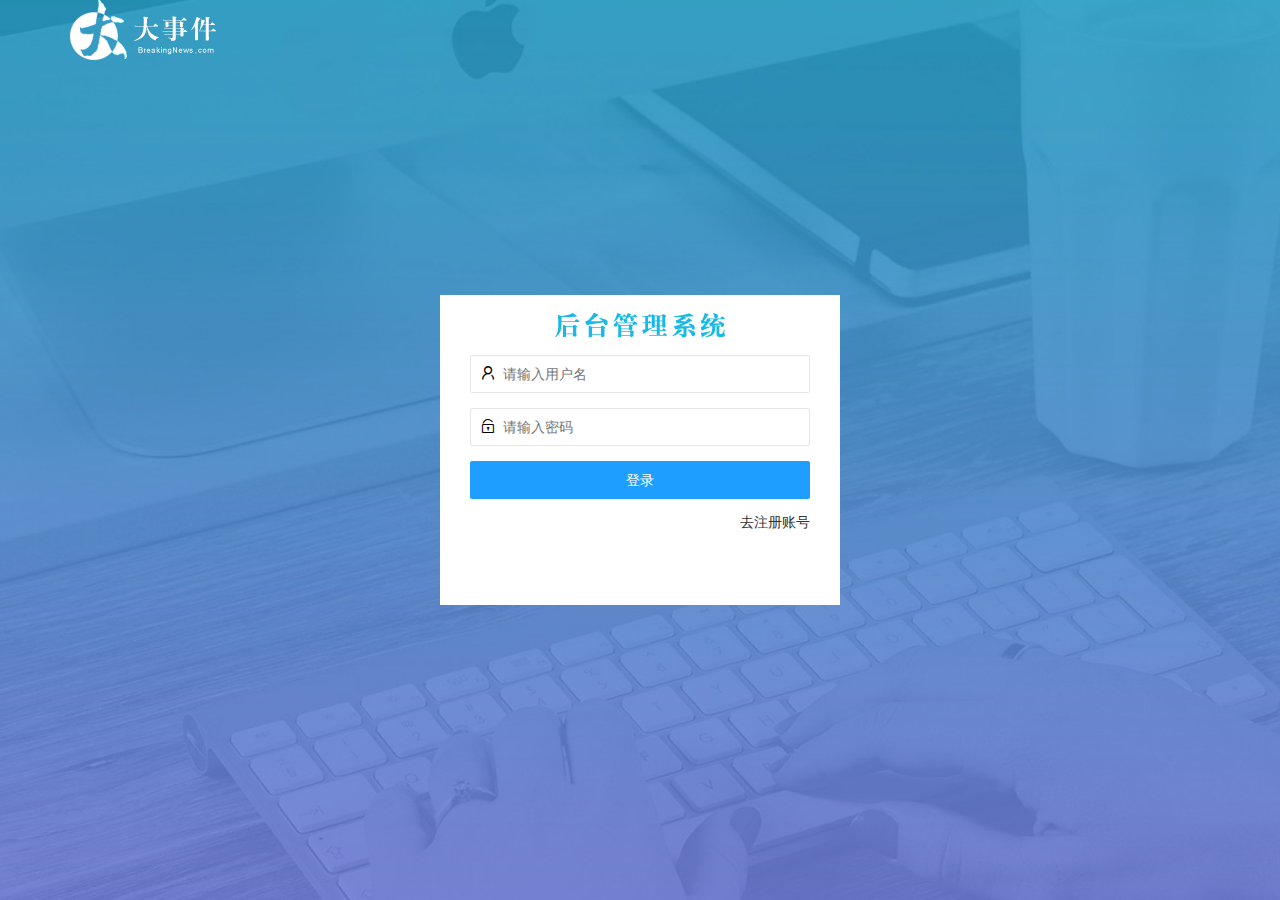
<file: login.html>
<!DOCTYPE html>
<html lang="en">
    <head>
        <meta charset="UTF-8" />
        <meta http-equiv="X-UA-Compatible" content="IE=edge" />
        <meta name="viewport" content="width=device-width, initial-scale=1.0" />
        <title>大事件登陆/注册</title>
        <!-- 导入 LayUI 样式 -->
        <link rel="stylesheet" href="./assets/lib/layui/css/layui.css" />
        <!-- 导入 自己 样式 -->
        <link rel="stylesheet" href="./assets/css/login.css" />
    </head>
    <body>
        <!-- 头部区域 logo -->
        <div class="layui-main">
            <img src="./assets/images/logo.png" alt="" />
        </div>

        <!-- 登陆注册区域 -->
        <div class="loginAndRegBox">
            <!-- 标题 -->
            <div class="title-box"></div>
            <!-- 登陆div -->
            <div class="login-box">
                <!-- 登陆的表单 -->
                <form class="layui-form" action="">
                    <!-- 用户名 -->
                    <div class="layui-form-item">
                        <i class="layui-icon layui-icon-username"></i>
                        <input
                            type="text"
                            name="username"
                            required
                            lay-verify="required"
                            placeholder="请输入用户名"
                            autocomplete="off"
                            class="layui-input"
                        />
                    </div>
                    <!-- 密码 -->
                    <div class="layui-form-item">
                        <i class="layui-icon layui-icon-password"></i>
                        <input
                            type="password"
                            name="password|pwd"
                            required
                            lay-verify="required"
                            placeholder="请输入密码"
                            autocomplete="off"
                            class="layui-input"
                        />
                    </div>
                    <!-- 登录按钮 -->
                    <div class="layui-form-item">
                        <!-- 注意：表单提交按钮和普通按钮的区别，就是 lay-submit 属性 -->
                        <button
                            class="layui-btn layui-btn-fluid layui-btn-normal"
                            lay-submit
                        >
                            登录
                        </button>
                    </div>
                    <div class="layui-form-item links">
                        <a href="javascript:;" id="link_reg">去注册账号</a>
                    </div>
                </form>
            </div>
            <!-- 注册div -->
            <div class="reg-box">
                <!-- 注册的表单 -->
                <form class="layui-form" action="">
                    <!-- 用户名 -->
                    <div class="layui-form-item">
                        <i class="layui-icon layui-icon-username"></i>
                        <input
                            type="text"
                            name="username"
                            required
                            lay-verify="required"
                            placeholder="请输入用户名"
                            autocomplete="off"
                            class="layui-input"
                        />
                    </div>
                    <!-- 密码 -->
                    <div class="layui-form-item">
                        <i class="layui-icon layui-icon-password"></i>
                        <input
                            type="password"
                            name="password"
                            required
                            lay-verify="required|pwd"
                            placeholder="请输入密码"
                            autocomplete="off"
                            class="layui-input"
                        />
                    </div>
                    <!-- 确认密码 -->
                    <div class="layui-form-item">
                        <i class="layui-icon layui-icon-password"></i>
                        <input
                            type="password"
                            name="repassword"
                            required
                            lay-verify="required|pwd|repwd"
                            placeholder="再次确认密码"
                            autocomplete="off"
                            class="layui-input"
                        />
                    </div>
                    <!-- 注册按钮 -->
                    <div class="layui-form-item">
                        <!-- 注意：表单提交按钮和普通按钮的区别，就是 lay-submit 属性 -->
                        <button
                            class="layui-btn layui-btn-fluid layui-btn-normal"
                            lay-submit
                        >
                            注册
                        </button>
                    </div>
                    <div class="layui-form-item links">
                        <a href="javascript:;" id="link_login">去登陆</a>
                    </div>
                </form>
            </div>
        </div>
        <!-- 导入layui 的js文件 -->
        <script src="./assets/lib/layui/layui.all.js"></script>
        <!-- 导入 jquery -->
        <script src="./assets/lib/jquery.js"></script>
        <!-- 导入 自己的js文件 -->
        <script src="./assets/js/login.js"></script>
    </body>
</html>
</file>
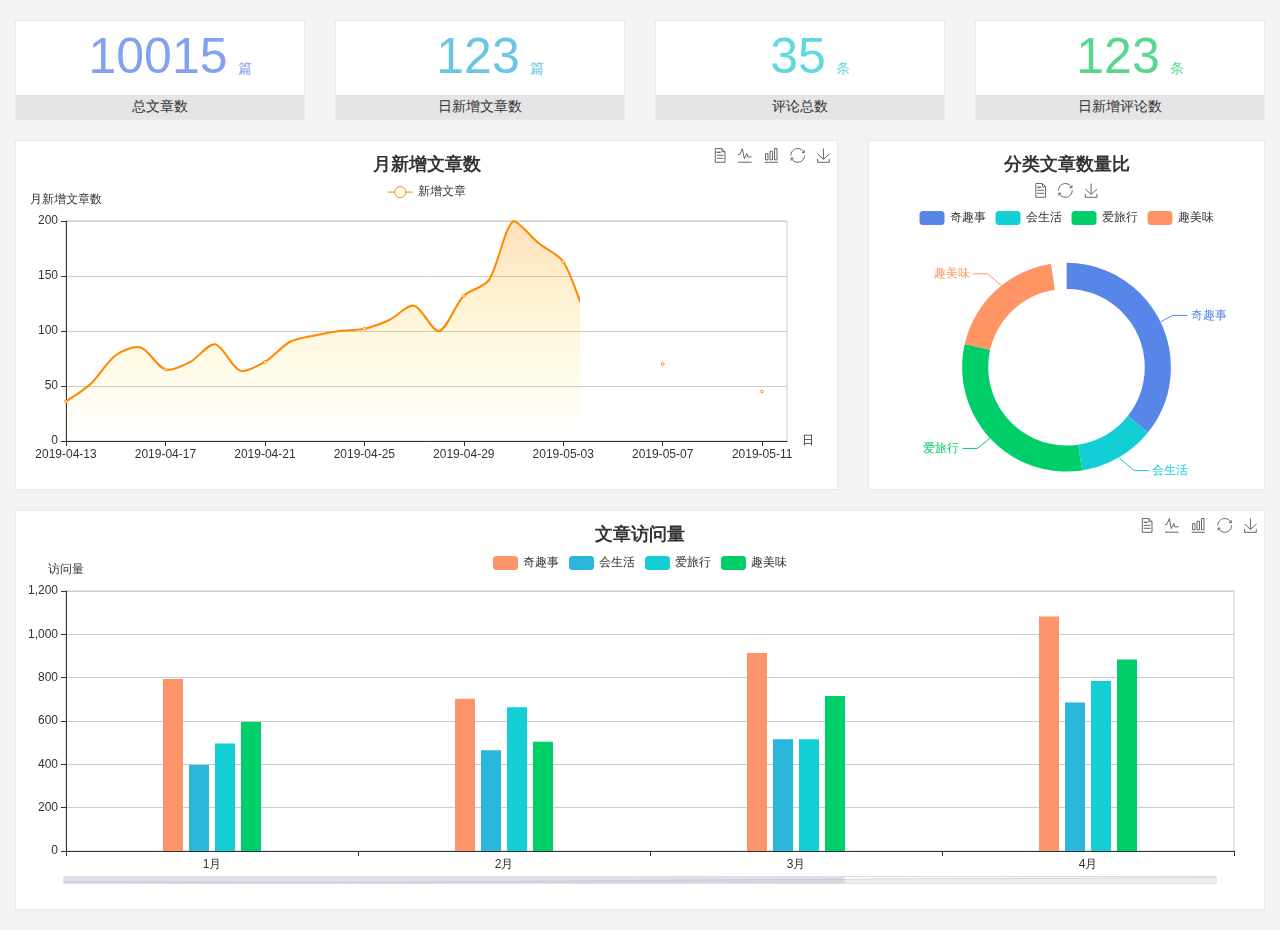
<file: home/dashboard.html>
<!DOCTYPE html>
<html lang="en">

<head>
  <meta charset="UTF-8">
  <meta name="viewport" content="width=device-width, initial-scale=1.0">
  <meta http-equiv="X-UA-Compatible" content="ie=edge">
  <title>图表统计</title>
  <link rel="stylesheet" href="../../assets/lib/bootstrap.css" />
  <link rel="stylesheet" href="../../assets/lib/main.css" />
  <script src="../../assets/lib/jquery.js"></script>
  <script type="text/javascript" src="../../assets/lib/echarts.min.js"></script>
</head>

<body>
  <div class="container-fluid">
    <div class="row spannel_list">
      <div class="col-sm-3 col-xs-6">
        <div class="spannel">
          <em>10015</em><span>篇</span>
          <b>总文章数</b>
        </div>
      </div>
      <div class="col-sm-3 col-xs-6">
        <div class="spannel scolor01">
          <em>123</em><span>篇</span>
          <b>日新增文章数</b>
        </div>
      </div>
      <div class="col-sm-3 col-xs-6">
        <div class="spannel scolor02">
          <em>35</em><span>条</span>
          <b>评论总数</b>
        </div>
      </div>
      <div class="col-sm-3 col-xs-6">
        <div class="spannel scolor03">
          <em>123</em><span>条</span>
          <b>日新增评论数</b>
        </div>
      </div>
    </div>
  </div>

  <div class="container-fluid">
    <div class="row curve-pie">
      <div class="col-lg-8 col-md-8">
        <div class="gragh_pannel" id="curve_show"></div>
      </div>
      <div class="col-lg-4 col-md-4">
        <div class="gragh_pannel" id="pie_show"></div>
      </div>
    </div>
  </div>

  <div class="container-fluid">
    <div class="column_pannel" id="column_show"></div>
  </div>

  <script>
    var oChart = echarts.init(document.getElementById('curve_show'));
    var aList_all = [
      { 'count': 36, 'date': '2019-04-13' },
      { 'count': 52, 'date': '2019-04-14' },
      { 'count': 78, 'date': '2019-04-15' },
      { 'count': 85, 'date': '2019-04-16' },
      { 'count': 65, 'date': '2019-04-17' },
      { 'count': 72, 'date': '2019-04-18' },
      { 'count': 88, 'date': '2019-04-19' },
      { 'count': 64, 'date': '2019-04-20' },
      { 'count': 72, 'date': '2019-04-21' },
      { 'count': 90, 'date': '2019-04-22' },
      { 'count': 96, 'date': '2019-04-23' },
      { 'count': 100, 'date': '2019-04-24' },
      { 'count': 102, 'date': '2019-04-25' },
      { 'count': 110, 'date': '2019-04-26' },
      { 'count': 123, 'date': '2019-04-27' },
      { 'count': 100, 'date': '2019-04-28' },
      { 'count': 132, 'date': '2019-04-29' },
      { 'count': 146, 'date': '2019-04-30' },
      { 'count': 200, 'date': '2019-05-01' },
      { 'count': 180, 'date': '2019-05-02' },
      { 'count': 163, 'date': '2019-05-03' },
      { 'count': 110, 'date': '2019-05-04' },
      { 'count': 80, 'date': '2019-05-05' },
      { 'count': 82, 'date': '2019-05-06' },
      { 'count': 70, 'date': '2019-05-07' },
      { 'count': 65, 'date': '2019-05-08' },
      { 'count': 54, 'date': '2019-05-09' },
      { 'count': 40, 'date': '2019-05-10' },
      { 'count': 45, 'date': '2019-05-11' },
      { 'count': 38, 'date': '2019-05-12' },
    ];

    let aCount = [];
    let aDate = [];

    for (var i = 0; i < aList_all.length; i++) {
      aCount.push(aList_all[i].count);
      aDate.push(aList_all[i].date);
    }

    var chartopt = {
      title: {
        text: '月新增文章数',
        left: 'center',
        top: '10'
      },
      tooltip: {
        trigger: 'axis'
      },
      legend: {
        data: ['新增文章'],
        top: '40'
      },
      toolbox: {
        show: true,
        feature: {
          mark: { show: true },
          dataView: { show: true, readOnly: false },
          magicType: { show: true, type: ['line', 'bar'] },
          restore: { show: true },
          saveAsImage: { show: true }
        }
      },
      calculable: true,
      xAxis: [
        {
          name: '日',
          type: 'category',
          boundaryGap: false,
          data: aDate
        }
      ],
      yAxis: [
        {
          name: '月新增文章数',
          type: 'value'
        }
      ],
      series: [
        {
          name: '新增文章',
          type: 'line',
          smooth: true,
          itemStyle: { normal: { areaStyle: { type: 'default' }, color: '#f80' }, lineStyle: { color: '#f80' } },
          data: aCount
        }],
      areaStyle: {
        normal: {
          color: new echarts.graphic.LinearGradient(0, 0, 0, 1, [{
            offset: 0,
            color: 'rgba(255,136,0,0.39)'
          }, {
            offset: .34,
            color: 'rgba(255,180,0,0.25)'
          }, {
            offset: 1,
            color: 'rgba(255,222,0,0.00)'
          }])

        }
      },
      grid: {
        show: true,
        x: 50,
        x2: 50,
        y: 80,
        height: 220
      }
    };

    oChart.setOption(chartopt);


    var oPie = echarts.init(document.getElementById('pie_show'));
    var oPieopt =
    {
      title: {
        top: 10,
        text: '分类文章数量比',
        x: 'center'
      },
      tooltip: {
        trigger: 'item',
        formatter: "{a} <br/>{b} : {c} ({d}%)"
      },
      color: ['#5885e8', '#13cfd5', '#00ce68', '#ff9565'],
      legend: {
        x: 'center',
        top: 65,
        data: ['奇趣事', '会生活', '爱旅行', '趣美味']
      },
      toolbox: {
        show: true,
        x: 'center',
        top: 35,
        feature: {
          mark: { show: true },
          dataView: { show: true, readOnly: false },
          magicType: {
            show: true,
            type: ['pie', 'funnel'],
            option: {
              funnel: {
                x: '25%',
                width: '50%',
                funnelAlign: 'left',
                max: 1548
              }
            }
          },
          restore: { show: true },
          saveAsImage: { show: true }
        }
      },
      calculable: true,
      series: [
        {
          name: '访问来源',
          type: 'pie',
          radius: ['45%', '60%'],
          center: ['50%', '65%'],
          data: [
            { value: 300, name: '奇趣事' },
            { value: 100, name: '会生活' },
            { value: 260, name: '爱旅行' },
            { value: 180, name: '趣美味' }
          ]
        }
      ]
    };
    oPie.setOption(oPieopt);



    var oColumn = this.echarts.init(document.getElementById('column_show'));
    var oColumnopt =
    {
      title: {
        text: '文章访问量',
        left: 'center',
        top: '10'
      },
      tooltip: {
        trigger: 'axis'
      },
      legend: {
        data: ['奇趣事', '会生活', '爱旅行', '趣美味'],
        top: '40'
      },
      toolbox: {
        show: true,
        feature: {
          mark: { show: true },
          dataView: { show: true, readOnly: false },
          magicType: { show: true, type: ['line', 'bar'] },
          restore: { show: true },
          saveAsImage: { show: true }
        }
      },
      calculable: true,
      xAxis: [
        {
          type: 'category',
          data: ['1月', '2月', '3月', '4月', '5月']
        }
      ],
      yAxis: [
        {
          name: '访问量',
          type: 'value'
        }
      ],
      series: [
        {
          name: '奇趣事',
          type: 'bar',
          barWidth: 20,
          itemStyle: {
            normal: { areaStyle: { type: 'default' }, color: '#fd956a' }
          },
          data: [800, 708, 920, 1090, 1200]
        },
        {
          name: '会生活',
          type: 'bar',
          barWidth: 20,
          itemStyle: {
            normal: { areaStyle: { type: 'default' }, color: '#2bb6db' }
          },
          data: [400, 468, 520, 690, 800]
        },
        {
          name: '爱旅行',
          type: 'bar',
          barWidth: 20,
          itemStyle: {
            normal: { areaStyle: { type: 'default' }, color: '#13cfd5' }
          },
          data: [500, 668, 520, 790, 900]
        },
        {
          name: '趣美味',
          type: 'bar',
          barWidth: 20,
          itemStyle: {
            normal: { areaStyle: { type: 'default' }, color: '#00ce68' }
          },
          data: [600, 508, 720, 890, 1000]
        }
      ],
      grid: {
        show: true,
        x: 50,
        x2: 30,
        y: 80,
        height: 260
      },
      dataZoom: [//给x轴设置滚动条
        {
          start: 0,//默认为0
          end: 100 - 1000 / 31,//默认为100
          type: 'slider',
          show: true,
          xAxisIndex: [0],
          handleSize: 0,//滑动条的 左右2个滑动条的大小
          height: 8,//组件高度
          left: 45, //左边的距离
          right: 50,//右边的距离
          bottom: 26,//右边的距离
          handleColor: '#ddd',//h滑动图标的颜色
          handleStyle: {
            borderColor: "#cacaca",
            borderWidth: "1",
            shadowBlur: 2,
            background: "#ddd",
            shadowColor: "#ddd",
          }
        }]
    };
    oColumn.setOption(oColumnopt);
  </script>
</body>

</html>
</file>
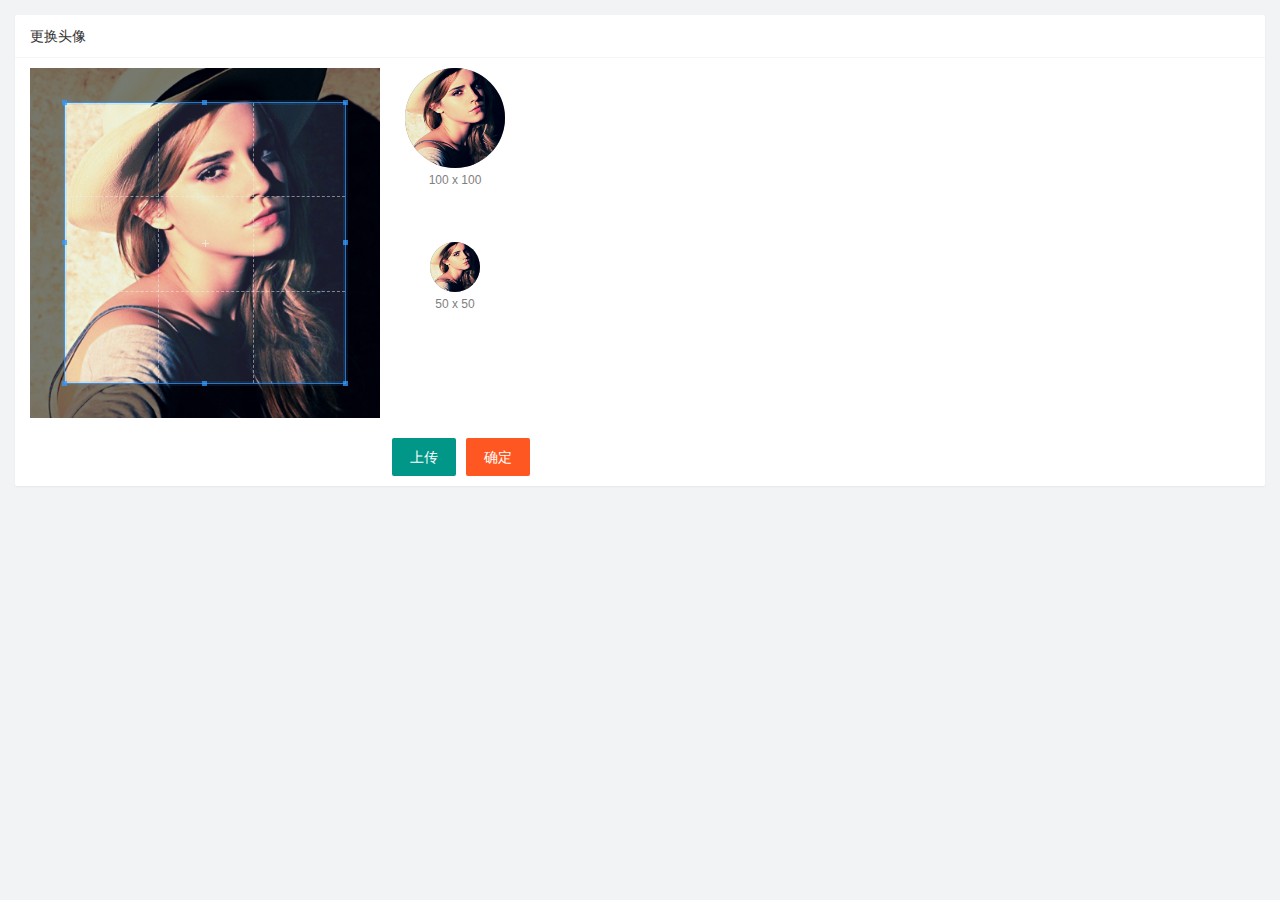
<file: user/user_avatar.html>
<!DOCTYPE html>
<html lang="en">
    <head>
        <meta charset="UTF-8" />
        <meta name="viewport" content="width=device-width, initial-scale=1.0" />
        <title>Document</title>
        <link rel="stylesheet" href="../assets/lib/layui/css/layui.css" />
        <link rel="stylesheet" href="../assets/lib/cropper/cropper.css" />
        <link rel="stylesheet" href="../assets/css/user/user_avatar.css" />
    </head>
    <body>
        <!-- 卡片区域 -->
        <div class="layui-card">
            <div class="layui-card-header">更换头像</div>
            <div class="layui-card-body">
                <!-- 第一行的图片裁剪和预览区域 -->
                <div class="row1">
                    <!-- 图片裁剪区域 -->
                    <div class="cropper-box">
                        <!-- 这个 img 标签很重要，将来会把它初始化为裁剪区域 -->
                        <img id="image" src="../assets/images/sample.jpg" />
                    </div>
                    <!-- 图片的预览区域 -->
                    <div class="preview-box">
                        <div>
                            <!-- 宽高为 100px 的预览区域 -->
                            <div class="img-preview w100"></div>
                            <p class="size">100 x 100</p>
                        </div>
                        <div>
                            <!-- 宽高为 50px 的预览区域 -->
                            <div class="img-preview w50"></div>
                            <p class="size">50 x 50</p>
                        </div>
                    </div>
                </div>
                <!-- 第二行的按钮区域 -->
                <div class="row2">
                    <!-- 通过accept 属性，可以指定，允许用户选择什么类型的文件 -->
                    <input type="file" id="file" accept="image/png,image/jpeg" />
                    <button type="button" class="layui-btn" id="btnChooseImage">上传</button>
                    <button type="button" class="layui-btn layui-btn-danger" id="btnUpload">
                        确定
                    </button>
                </div>
            </div>
        </div>
        <!-- 导入 layui 的 js -->
        <script src="../assets/lib/layui/layui.all.js"></script>

        <script src="../assets/lib/jquery.js"></script>
        <script src="../assets/lib/cropper/Cropper.js"></script>
        <script src="../assets/lib/cropper/jquery-cropper.js"></script>

        <!-- 导入全局 api 的js 文件 -->
        <script src="../assets/js/baseAPI.js"></script>
        <!-- 导入自己的 js -->
        <script src="/assets/js/user/user_avatar.js"></script>
    </body>
</html>
</file>
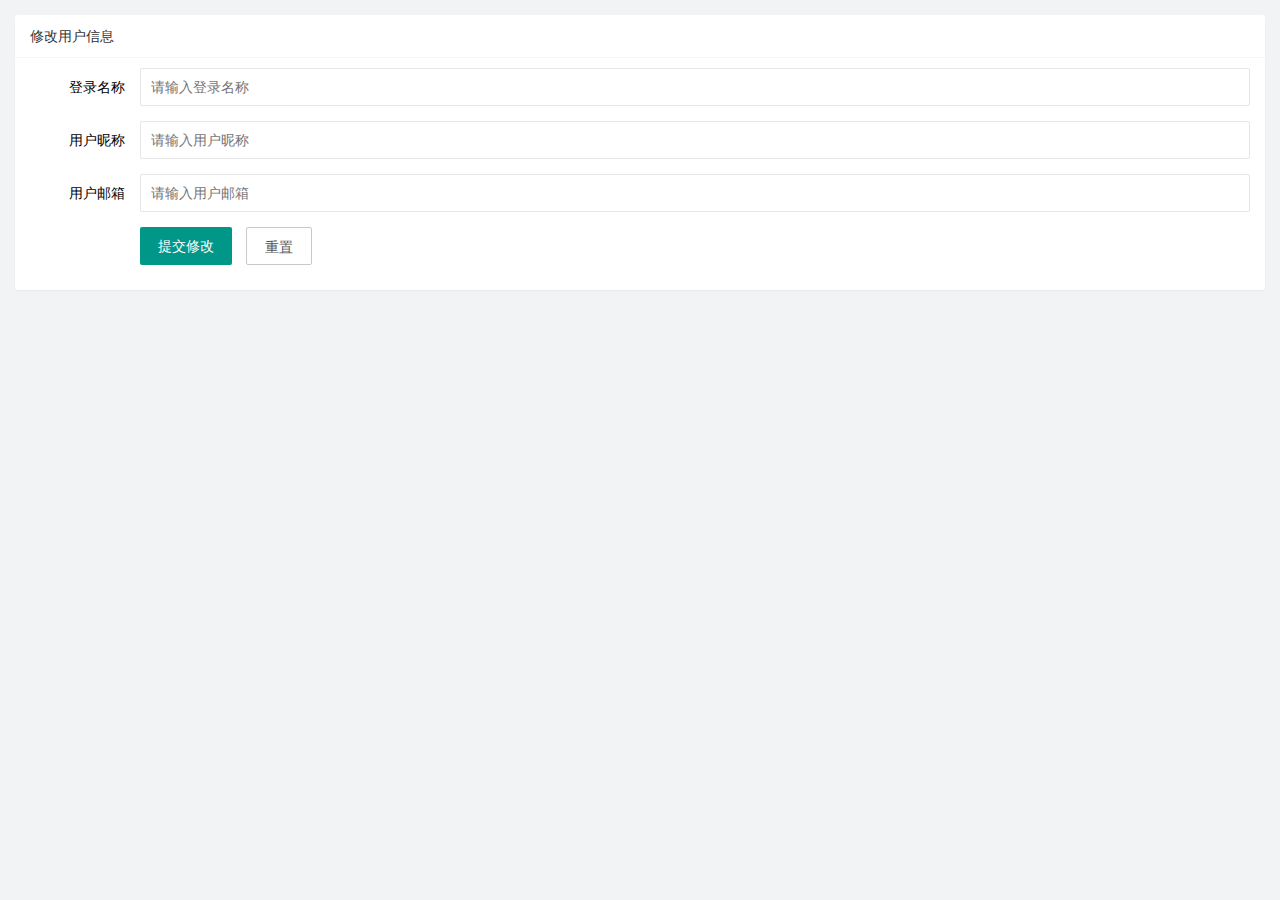
<file: user/user_info.html>
<!DOCTYPE html>
<html lang="en">
    <head>
        <meta charset="UTF-8" />
        <meta http-equiv="X-UA-Compatible" content="IE=edge" />
        <meta name="viewport" content="width=device-width, initial-scale=1.0" />
        <title>Document</title>
        <!-- 导入 layui 的样式 -->
        <link rel="stylesheet" href="../assets/lib/layui/css/layui.css" />
        <!-- 导入自己的样式 -->
        <link rel="stylesheet" href="../assets/css/user/user_info.css" />
    </head>
    <body>
        <!-- 卡片区域 -->
        <div class="layui-card">
            <div class="layui-card-header">修改用户信息</div>
            <div class="layui-card-body">
                <!-- form 表单区域 -->
                <form class="layui-form" lay-filter="formUserInfo">
                    <!-- 这是表单的隐藏域 -->
                    <input type="hidden" name="id" value="" />
                    <div class="layui-form-item">
                        <label class="layui-form-label">登录名称</label>
                        <div class="layui-input-block">
                            <!-- readonly 只读 -->
                            <input
                                type="text"
                                name="username"
                                required
                                lay-verify="required"
                                placeholder="请输入登录名称"
                                autocomplete="off"
                                class="layui-input"
                                readonly
                            />
                        </div>
                    </div>
                    <div class="layui-form-item">
                        <label class="layui-form-label">用户昵称</label>
                        <div class="layui-input-block">
                            <input
                                type="text"
                                name="nickname"
                                required
                                lay-verify="required|nickname"
                                placeholder="请输入用户昵称"
                                autocomplete="off"
                                class="layui-input"
                            />
                        </div>
                    </div>
                    <div class="layui-form-item">
                        <label class="layui-form-label">用户邮箱</label>
                        <div class="layui-input-block">
                            <input
                                type="text"
                                name="email"
                                required
                                lay-verify="required|email"
                                placeholder="请输入用户邮箱"
                                autocomplete="off"
                                class="layui-input"
                            />
                        </div>
                    </div>
                    <div class="layui-form-item">
                        <div class="layui-input-block">
                            <button
                                class="layui-btn"
                                lay-submit
                                lay-filter="formDemo"
                            >
                                提交修改
                            </button>
                            <button
                                type="reset"
                                class="layui-btn layui-btn-primary"
                                id="btnReset"
                            >
                                重置
                            </button>
                        </div>
                    </div>
                </form>
            </div>
        </div>

        <!-- 导入 layui 的 js -->
        <script src="/assets/lib/layui/layui.all.js"></script>
        <!-- 导入 jquery -->
        <script src="/assets/lib/jquery.js"></script>
        <!-- 导入全局 api 的js 文件 -->
        <script src="../assets/js/baseAPI.js"></script>
        <!-- 导入自己的 js -->
        <script src="/assets/js/user/user_info.js"></script>
    </body>
</html>
</file>
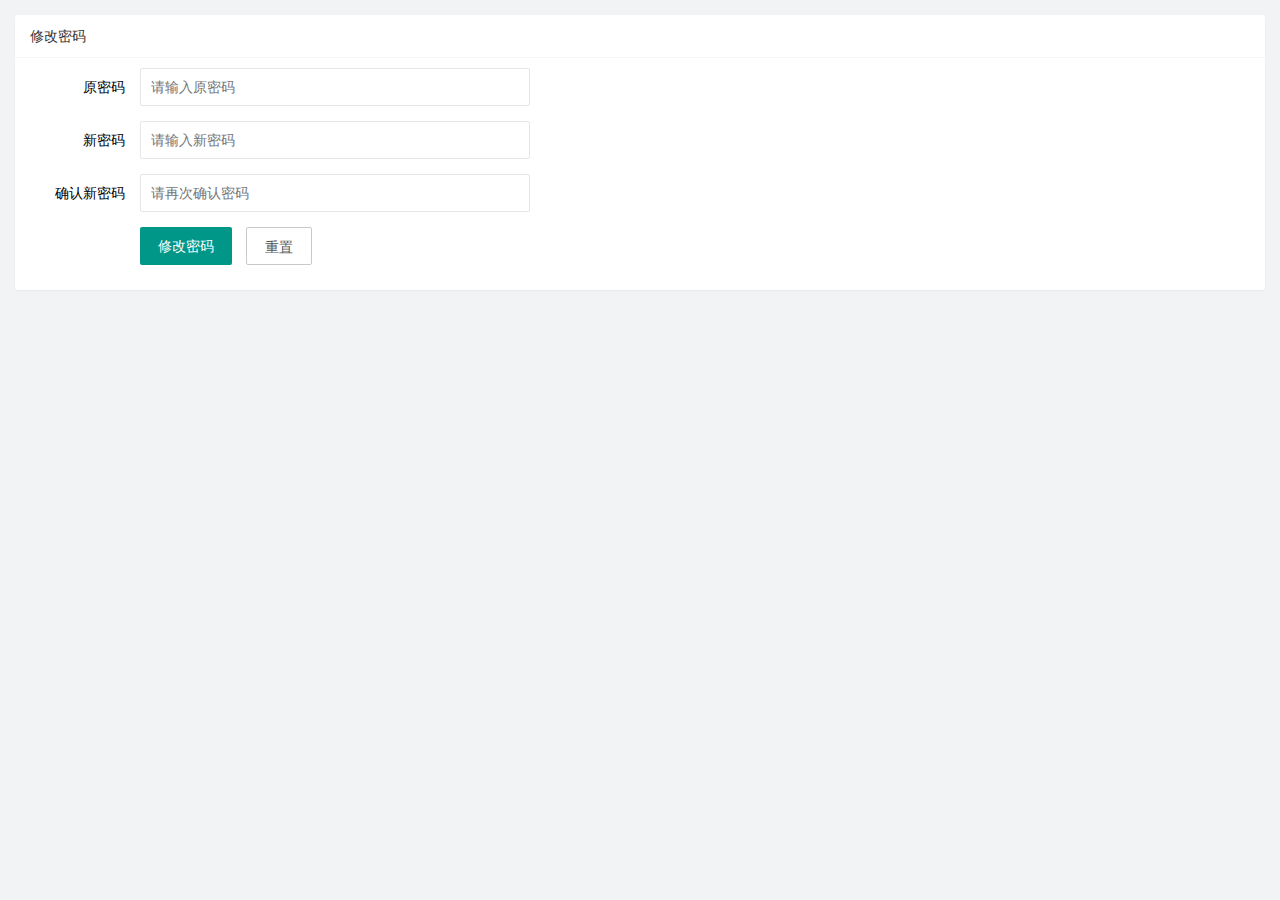
<file: user/user_pwd.html>
<!DOCTYPE html>
<html lang="en">
    <head>
        <meta charset="UTF-8" />
        <meta name="viewport" content="width=device-width, initial-scale=1.0" />
        <title>Document</title>
        <link rel="stylesheet" href="../assets/lib/layui/css/layui.css" />
        <link rel="stylesheet" href="../assets/css/user/user_pwd.css" />
    </head>
    <body>
        <!-- 卡片区域 -->
        <div class="layui-card">
            <div class="layui-card-header">修改密码</div>
            <div class="layui-card-body">
                <form class="layui-form">
                    <div class="layui-form-item">
                        <label class="layui-form-label">原密码</label>
                        <div class="layui-input-block">
                            <input
                                type="password"
                                name="oldPwd"
                                required
                                lay-verify="required|pwd"
                                placeholder="请输入原密码"
                                autocomplete="off"
                                class="layui-input"
                            />
                        </div>
                    </div>
                    <div class="layui-form-item">
                        <label class="layui-form-label">新密码</label>
                        <div class="layui-input-block">
                            <input
                                type="password"
                                name="newPwd"
                                required
                                lay-verify="required|pwd|samePwd"
                                placeholder="请输入新密码"
                                autocomplete="off"
                                class="layui-input"
                            />
                        </div>
                    </div>
                    <div class="layui-form-item">
                        <label class="layui-form-label">确认新密码</label>
                        <div class="layui-input-block">
                            <input
                                type="password"
                                name="rePwd"
                                required
                                lay-verify="required|pwd|rePwd"
                                placeholder="请再次确认密码"
                                autocomplete="off"
                                class="layui-input"
                            />
                        </div>
                    </div>
                    <div class="layui-form-item">
                        <div class="layui-input-block">
                            <button
                                class="layui-btn"
                                lay-submit
                                lay-filter="formDemo"
                            >
                                修改密码
                            </button>
                            <button
                                type="reset"
                                class="layui-btn layui-btn-primary"
                            >
                                重置
                            </button>
                        </div>
                    </div>
                </form>
            </div>
        </div>
        <!-- 导入 layui 的 js -->
        <script src="../assets/lib/layui/layui.all.js"></script>
        <!-- 导入 jQuery -->
        <script src="../assets/lib/jquery.js"></script>
        <!-- 导入 baseAPI -->
        <script src="../assets/js/baseAPI.js"></script>
        <!-- 导入自己的 js -->
        <script src="../assets/js/user/user_pwd.js"></script>
    </body>
</html>
</file>
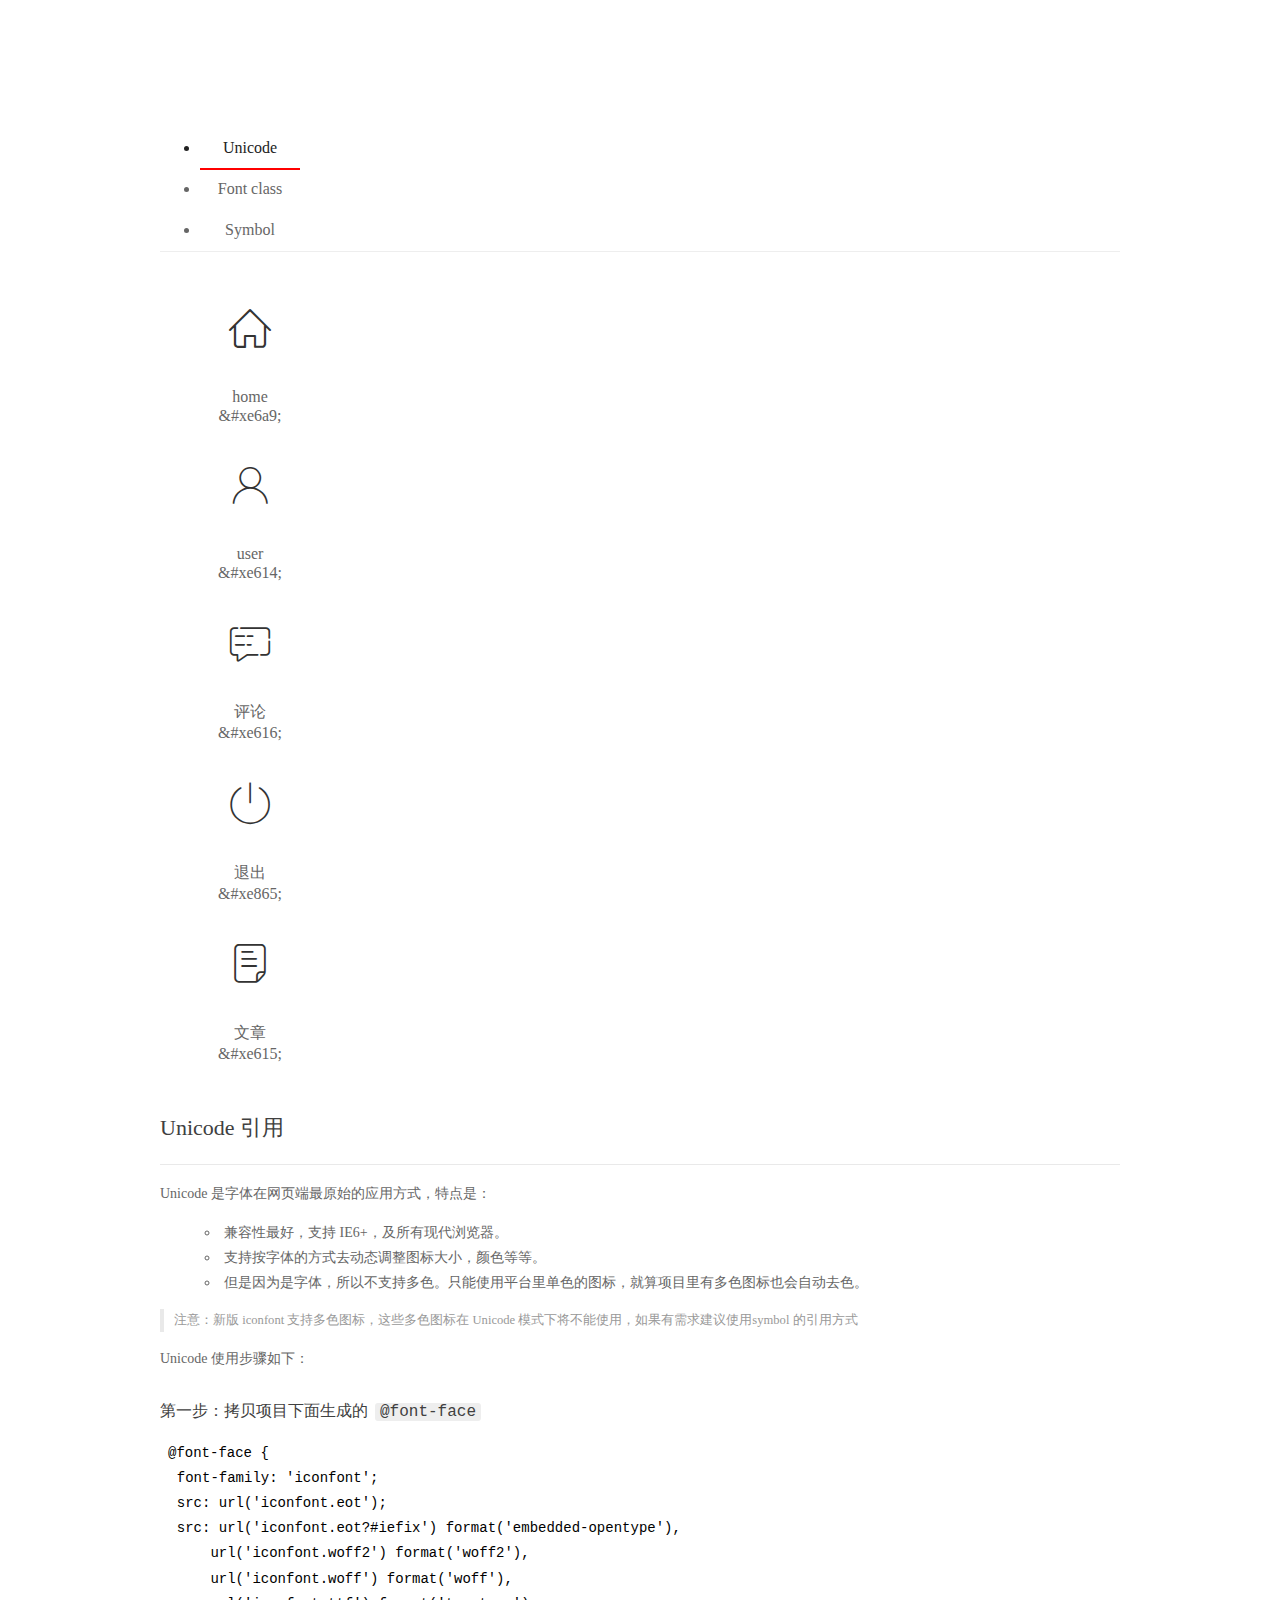
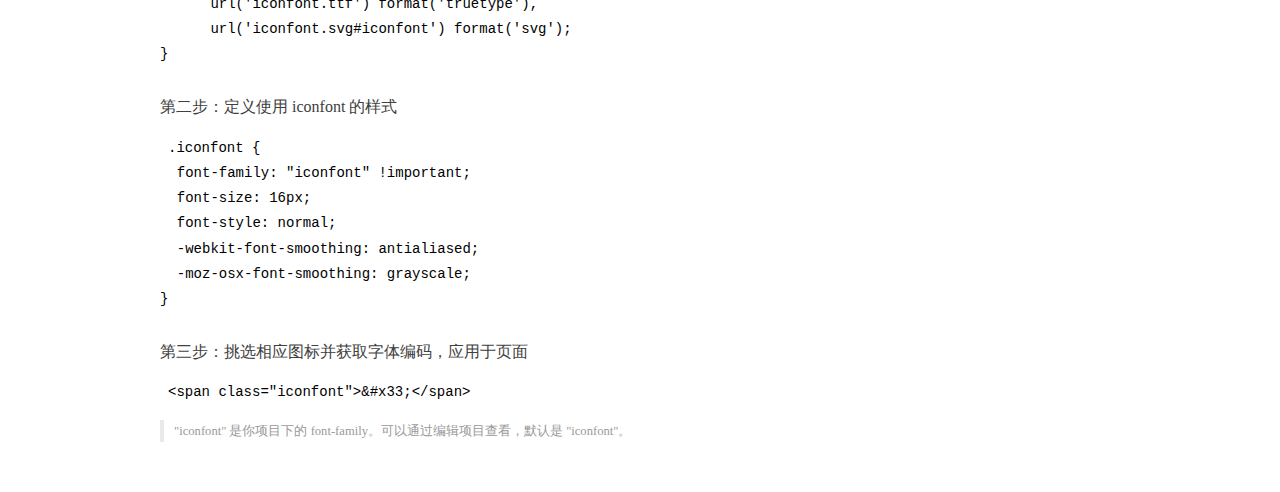
<file: assets/fonts/demo_index.html>
<!DOCTYPE html>
<html>
<head>
  <meta charset="utf-8"/>
  <title>IconFont Demo</title>
  <link rel="shortcut icon" href="https://gtms04.alicdn.com/tps/i4/TB1_oz6GVXXXXaFXpXXJDFnIXXX-64-64.ico" type="image/x-icon"/>
  <link rel="stylesheet" href="https://g.alicdn.com/thx/cube/1.3.2/cube.min.css">
  <link rel="stylesheet" href="demo.css">
  <link rel="stylesheet" href="iconfont.css">
  <script src="iconfont.js"></script>
  <!-- jQuery -->
  <script src="https://a1.alicdn.com/oss/uploads/2018/12/26/7bfddb60-08e8-11e9-9b04-53e73bb6408b.js"></script>
  <!-- 代码高亮 -->
  <script src="https://a1.alicdn.com/oss/uploads/2018/12/26/a3f714d0-08e6-11e9-8a15-ebf944d7534c.js"></script>
</head>
<body>
  <div class="main">
    <h1 class="logo"><a href="https://www.iconfont.cn/" title="iconfont 首页" target="_blank">&#xe86b;</a></h1>
    <div class="nav-tabs">
      <ul id="tabs" class="dib-box">
        <li class="dib active"><span>Unicode</span></li>
        <li class="dib"><span>Font class</span></li>
        <li class="dib"><span>Symbol</span></li>
      </ul>
      
    </div>
    <div class="tab-container">
      <div class="content unicode" style="display: block;">
          <ul class="icon_lists dib-box">
          
            <li class="dib">
              <span class="icon iconfont">&#xe6a9;</span>
                <div class="name">home</div>
                <div class="code-name">&amp;#xe6a9;</div>
              </li>
          
            <li class="dib">
              <span class="icon iconfont">&#xe614;</span>
                <div class="name">user</div>
                <div class="code-name">&amp;#xe614;</div>
              </li>
          
            <li class="dib">
              <span class="icon iconfont">&#xe616;</span>
                <div class="name">评论</div>
                <div class="code-name">&amp;#xe616;</div>
              </li>
          
            <li class="dib">
              <span class="icon iconfont">&#xe865;</span>
                <div class="name">退出</div>
                <div class="code-name">&amp;#xe865;</div>
              </li>
          
            <li class="dib">
              <span class="icon iconfont">&#xe615;</span>
                <div class="name">文章</div>
                <div class="code-name">&amp;#xe615;</div>
              </li>
          
          </ul>
          <div class="article markdown">
          <h2 id="unicode-">Unicode 引用</h2>
          <hr>

          <p>Unicode 是字体在网页端最原始的应用方式，特点是：</p>
          <ul>
            <li>兼容性最好，支持 IE6+，及所有现代浏览器。</li>
            <li>支持按字体的方式去动态调整图标大小，颜色等等。</li>
            <li>但是因为是字体，所以不支持多色。只能使用平台里单色的图标，就算项目里有多色图标也会自动去色。</li>
          </ul>
          <blockquote>
            <p>注意：新版 iconfont 支持多色图标，这些多色图标在 Unicode 模式下将不能使用，如果有需求建议使用symbol 的引用方式</p>
          </blockquote>
          <p>Unicode 使用步骤如下：</p>
          <h3 id="-font-face">第一步：拷贝项目下面生成的 <code>@font-face</code></h3>
<pre><code class="language-css"
>@font-face {
  font-family: 'iconfont';
  src: url('iconfont.eot');
  src: url('iconfont.eot?#iefix') format('embedded-opentype'),
      url('iconfont.woff2') format('woff2'),
      url('iconfont.woff') format('woff'),
      url('iconfont.ttf') format('truetype'),
      url('iconfont.svg#iconfont') format('svg');
}
</code></pre>
          <h3 id="-iconfont-">第二步：定义使用 iconfont 的样式</h3>
<pre><code class="language-css"
>.iconfont {
  font-family: "iconfont" !important;
  font-size: 16px;
  font-style: normal;
  -webkit-font-smoothing: antialiased;
  -moz-osx-font-smoothing: grayscale;
}
</code></pre>
          <h3 id="-">第三步：挑选相应图标并获取字体编码，应用于页面</h3>
<pre>
<code class="language-html"
>&lt;span class="iconfont"&gt;&amp;#x33;&lt;/span&gt;
</code></pre>
          <blockquote>
            <p>"iconfont" 是你项目下的 font-family。可以通过编辑项目查看，默认是 "iconfont"。</p>
          </blockquote>
          </div>
      </div>
      <div class="content font-class">
        <ul class="icon_lists dib-box">
          
          <li class="dib">
            <span class="icon iconfont icon-home"></span>
            <div class="name">
              home
            </div>
            <div class="code-name">.icon-home
            </div>
          </li>
          
          <li class="dib">
            <span class="icon iconfont icon-user"></span>
            <div class="name">
              user
            </div>
            <div class="code-name">.icon-user
            </div>
          </li>
          
          <li class="dib">
            <span class="icon iconfont icon-pinglun"></span>
            <div class="name">
              评论
            </div>
            <div class="code-name">.icon-pinglun
            </div>
          </li>
          
          <li class="dib">
            <span class="icon iconfont icon-tuichu"></span>
            <div class="name">
              退出
            </div>
            <div class="code-name">.icon-tuichu
            </div>
          </li>
          
          <li class="dib">
            <span class="icon iconfont icon-16"></span>
            <div class="name">
              文章
            </div>
            <div class="code-name">.icon-16
            </div>
          </li>
          
        </ul>
        <div class="article markdown">
        <h2 id="font-class-">font-class 引用</h2>
        <hr>

        <p>font-class 是 Unicode 使用方式的一种变种，主要是解决 Unicode 书写不直观，语意不明确的问题。</p>
        <p>与 Unicode 使用方式相比，具有如下特点：</p>
        <ul>
          <li>兼容性良好，支持 IE8+，及所有现代浏览器。</li>
          <li>相比于 Unicode 语意明确，书写更直观。可以很容易分辨这个 icon 是什么。</li>
          <li>因为使用 class 来定义图标，所以当要替换图标时，只需要修改 class 里面的 Unicode 引用。</li>
          <li>不过因为本质上还是使用的字体，所以多色图标还是不支持的。</li>
        </ul>
        <p>使用步骤如下：</p>
        <h3 id="-fontclass-">第一步：引入项目下面生成的 fontclass 代码：</h3>
<pre><code class="language-html">&lt;link rel="stylesheet" href="./iconfont.css"&gt;
</code></pre>
        <h3 id="-">第二步：挑选相应图标并获取类名，应用于页面：</h3>
<pre><code class="language-html">&lt;span class="iconfont icon-xxx"&gt;&lt;/span&gt;
</code></pre>
        <blockquote>
          <p>"
            iconfont" 是你项目下的 font-family。可以通过编辑项目查看，默认是 "iconfont"。</p>
        </blockquote>
      </div>
      </div>
      <div class="content symbol">
          <ul class="icon_lists dib-box">
          
            <li class="dib">
                <svg class="icon svg-icon" aria-hidden="true">
                  <use xlink:href="#icon-home"></use>
                </svg>
                <div class="name">home</div>
                <div class="code-name">#icon-home</div>
            </li>
          
            <li class="dib">
                <svg class="icon svg-icon" aria-hidden="true">
                  <use xlink:href="#icon-user"></use>
                </svg>
                <div class="name">user</div>
                <div class="code-name">#icon-user</div>
            </li>
          
            <li class="dib">
                <svg class="icon svg-icon" aria-hidden="true">
                  <use xlink:href="#icon-pinglun"></use>
                </svg>
                <div class="name">评论</div>
                <div class="code-name">#icon-pinglun</div>
            </li>
          
            <li class="dib">
                <svg class="icon svg-icon" aria-hidden="true">
                  <use xlink:href="#icon-tuichu"></use>
                </svg>
                <div class="name">退出</div>
                <div class="code-name">#icon-tuichu</div>
            </li>
          
            <li class="dib">
                <svg class="icon svg-icon" aria-hidden="true">
                  <use xlink:href="#icon-16"></use>
                </svg>
                <div class="name">文章</div>
                <div class="code-name">#icon-16</div>
            </li>
          
          </ul>
          <div class="article markdown">
          <h2 id="symbol-">Symbol 引用</h2>
          <hr>

          <p>这是一种全新的使用方式，应该说这才是未来的主流，也是平台目前推荐的用法。相关介绍可以参考这篇<a href="">文章</a>
            这种用法其实是做了一个 SVG 的集合，与另外两种相比具有如下特点：</p>
          <ul>
            <li>支持多色图标了，不再受单色限制。</li>
            <li>通过一些技巧，支持像字体那样，通过 <code>font-size</code>, <code>color</code> 来调整样式。</li>
            <li>兼容性较差，支持 IE9+，及现代浏览器。</li>
            <li>浏览器渲染 SVG 的性能一般，还不如 png。</li>
          </ul>
          <p>使用步骤如下：</p>
          <h3 id="-symbol-">第一步：引入项目下面生成的 symbol 代码：</h3>
<pre><code class="language-html">&lt;script src="./iconfont.js"&gt;&lt;/script&gt;
</code></pre>
          <h3 id="-css-">第二步：加入通用 CSS 代码（引入一次就行）：</h3>
<pre><code class="language-html">&lt;style&gt;
.icon {
  width: 1em;
  height: 1em;
  vertical-align: -0.15em;
  fill: currentColor;
  overflow: hidden;
}
&lt;/style&gt;
</code></pre>
          <h3 id="-">第三步：挑选相应图标并获取类名，应用于页面：</h3>
<pre><code class="language-html">&lt;svg class="icon" aria-hidden="true"&gt;
  &lt;use xlink:href="#icon-xxx"&gt;&lt;/use&gt;
&lt;/svg&gt;
</code></pre>
          </div>
      </div>

    </div>
  </div>
  <script>
  $(document).ready(function () {
      $('.tab-container .content:first').show()

      $('#tabs li').click(function (e) {
        var tabContent = $('.tab-container .content')
        var index = $(this).index()

        if ($(this).hasClass('active')) {
          return
        } else {
          $('#tabs li').removeClass('active')
          $(this).addClass('active')

          tabContent.hide().eq(index).fadeIn()
        }
      })
    })
  </script>
</body>
</html>
</file>
<file: assets/lib/layui/css/layui.css>
/** layui-v2.5.5 MIT License By https://www.layui.com */
 .layui-inline,img{display:inline-block;vertical-align:middle}h1,h2,h3,h4,h5,h6{font-weight:400}.layui-edge,.layui-header,.layui-inline,.layui-main{position:relative}.layui-body,.layui-edge,.layui-elip{overflow:hidden}.layui-btn,.layui-edge,.layui-inline,img{vertical-align:middle}.layui-btn,.layui-disabled,.layui-icon,.layui-unselect{-moz-user-select:none;-webkit-user-select:none;-ms-user-select:none}.layui-elip,.layui-form-checkbox span,.layui-form-pane .layui-form-label{text-overflow:ellipsis;white-space:nowrap}.layui-breadcrumb,.layui-tree-btnGroup{visibility:hidden}blockquote,body,button,dd,div,dl,dt,form,h1,h2,h3,h4,h5,h6,input,li,ol,p,pre,td,textarea,th,ul{margin:0;padding:0;-webkit-tap-highlight-color:rgba(0,0,0,0)}a:active,a:hover{outline:0}img{border:none}li{list-style:none}table{border-collapse:collapse;border-spacing:0}h4,h5,h6{font-size:100%}button,input,optgroup,option,select,textarea{font-family:inherit;font-size:inherit;font-style:inherit;font-weight:inherit;outline:0}pre{white-space:pre-wrap;white-space:-moz-pre-wrap;white-space:-pre-wrap;white-space:-o-pre-wrap;word-wrap:break-word}body{line-height:24px;font:14px Helvetica Neue,Helvetica,PingFang SC,Tahoma,Arial,sans-serif}hr{height:1px;margin:10px 0;border:0;clear:both}a{color:#333;text-decoration:none}a:hover{color:#777}a cite{font-style:normal;*cursor:pointer}.layui-border-box,.layui-border-box *{box-sizing:border-box}.layui-box,.layui-box *{box-sizing:content-box}.layui-clear{clear:both;*zoom:1}.layui-clear:after{content:'\20';clear:both;*zoom:1;display:block;height:0}.layui-inline{*display:inline;*zoom:1}.layui-edge{display:inline-block;width:0;height:0;border-width:6px;border-style:dashed;border-color:transparent}.layui-edge-top{top:-4px;border-bottom-color:#999;border-bottom-style:solid}.layui-edge-right{border-left-color:#999;border-left-style:solid}.layui-edge-bottom{top:2px;border-top-color:#999;border-top-style:solid}.layui-edge-left{border-right-color:#999;border-right-style:solid}.layui-disabled,.layui-disabled:hover{color:#d2d2d2!important;cursor:not-allowed!important}.layui-circle{border-radius:100%}.layui-show{display:block!important}.layui-hide{display:none!important}@font-face{font-family:layui-icon;src:url(../font/iconfont.eot?v=250);src:url(../font/iconfont.eot?v=250#iefix) format('embedded-opentype'),url(../font/iconfont.woff2?v=250) format('woff2'),url(../font/iconfont.woff?v=250) format('woff'),url(../font/iconfont.ttf?v=250) format('truetype'),url(../font/iconfont.svg?v=250#layui-icon) format('svg')}.layui-icon{font-family:layui-icon!important;font-size:16px;font-style:normal;-webkit-font-smoothing:antialiased;-moz-osx-font-smoothing:grayscale}.layui-icon-reply-fill:before{content:"\e611"}.layui-icon-set-fill:before{content:"\e614"}.layui-icon-menu-fill:before{content:"\e60f"}.layui-icon-search:before{content:"\e615"}.layui-icon-share:before{content:"\e641"}.layui-icon-set-sm:before{content:"\e620"}.layui-icon-engine:before{content:"\e628"}.layui-icon-close:before{content:"\1006"}.layui-icon-close-fill:before{content:"\1007"}.layui-icon-chart-screen:before{content:"\e629"}.layui-icon-star:before{content:"\e600"}.layui-icon-circle-dot:before{content:"\e617"}.layui-icon-chat:before{content:"\e606"}.layui-icon-release:before{content:"\e609"}.layui-icon-list:before{content:"\e60a"}.layui-icon-chart:before{content:"\e62c"}.layui-icon-ok-circle:before{content:"\1005"}.layui-icon-layim-theme:before{content:"\e61b"}.layui-icon-table:before{content:"\e62d"}.layui-icon-right:before{content:"\e602"}.layui-icon-left:before{content:"\e603"}.layui-icon-cart-simple:before{content:"\e698"}.layui-icon-face-cry:before{content:"\e69c"}.layui-icon-face-smile:before{content:"\e6af"}.layui-icon-survey:before{content:"\e6b2"}.layui-icon-tree:before{content:"\e62e"}.layui-icon-upload-circle:before{content:"\e62f"}.layui-icon-add-circle:before{content:"\e61f"}.layui-icon-download-circle:before{content:"\e601"}.layui-icon-templeate-1:before{content:"\e630"}.layui-icon-util:before{content:"\e631"}.layui-icon-face-surprised:before{content:"\e664"}.layui-icon-edit:before{content:"\e642"}.layui-icon-speaker:before{content:"\e645"}.layui-icon-down:before{content:"\e61a"}.layui-icon-file:before{content:"\e621"}.layui-icon-layouts:before{content:"\e632"}.layui-icon-rate-half:before{content:"\e6c9"}.layui-icon-add-circle-fine:before{content:"\e608"}.layui-icon-prev-circle:before{content:"\e633"}.layui-icon-read:before{content:"\e705"}.layui-icon-404:before{content:"\e61c"}.layui-icon-carousel:before{content:"\e634"}.layui-icon-help:before{content:"\e607"}.layui-icon-code-circle:before{content:"\e635"}.layui-icon-water:before{content:"\e636"}.layui-icon-username:before{content:"\e66f"}.layui-icon-find-fill:before{content:"\e670"}.layui-icon-about:before{content:"\e60b"}.layui-icon-location:before{content:"\e715"}.layui-icon-up:before{content:"\e619"}.layui-icon-pause:before{content:"\e651"}.layui-icon-date:before{content:"\e637"}.layui-icon-layim-uploadfile:before{content:"\e61d"}.layui-icon-delete:before{content:"\e640"}.layui-icon-play:before{content:"\e652"}.layui-icon-top:before{content:"\e604"}.layui-icon-friends:before{content:"\e612"}.layui-icon-refresh-3:before{content:"\e9aa"}.layui-icon-ok:before{content:"\e605"}.layui-icon-layer:before{content:"\e638"}.layui-icon-face-smile-fine:before{content:"\e60c"}.layui-icon-dollar:before{content:"\e659"}.layui-icon-group:before{content:"\e613"}.layui-icon-layim-download:before{content:"\e61e"}.layui-icon-picture-fine:before{content:"\e60d"}.layui-icon-link:before{content:"\e64c"}.layui-icon-diamond:before{content:"\e735"}.layui-icon-log:before{content:"\e60e"}.layui-icon-rate-solid:before{content:"\e67a"}.layui-icon-fonts-del:before{content:"\e64f"}.layui-icon-unlink:before{content:"\e64d"}.layui-icon-fonts-clear:before{content:"\e639"}.layui-icon-triangle-r:before{content:"\e623"}.layui-icon-circle:before{content:"\e63f"}.layui-icon-radio:before{content:"\e643"}.layui-icon-align-center:before{content:"\e647"}.layui-icon-align-right:before{content:"\e648"}.layui-icon-align-left:before{content:"\e649"}.layui-icon-loading-1:before{content:"\e63e"}.layui-icon-return:before{content:"\e65c"}.layui-icon-fonts-strong:before{content:"\e62b"}.layui-icon-upload:before{content:"\e67c"}.layui-icon-dialogue:before{content:"\e63a"}.layui-icon-video:before{content:"\e6ed"}.layui-icon-headset:before{content:"\e6fc"}.layui-icon-cellphone-fine:before{content:"\e63b"}.layui-icon-add-1:before{content:"\e654"}.layui-icon-face-smile-b:before{content:"\e650"}.layui-icon-fonts-html:before{content:"\e64b"}.layui-icon-form:before{content:"\e63c"}.layui-icon-cart:before{content:"\e657"}.layui-icon-camera-fill:before{content:"\e65d"}.layui-icon-tabs:before{content:"\e62a"}.layui-icon-fonts-code:before{content:"\e64e"}.layui-icon-fire:before{content:"\e756"}.layui-icon-set:before{content:"\e716"}.layui-icon-fonts-u:before{content:"\e646"}.layui-icon-triangle-d:before{content:"\e625"}.layui-icon-tips:before{content:"\e702"}.layui-icon-picture:before{content:"\e64a"}.layui-icon-more-vertical:before{content:"\e671"}.layui-icon-flag:before{content:"\e66c"}.layui-icon-loading:before{content:"\e63d"}.layui-icon-fonts-i:before{content:"\e644"}.layui-icon-refresh-1:before{content:"\e666"}.layui-icon-rmb:before{content:"\e65e"}.layui-icon-home:before{content:"\e68e"}.layui-icon-user:before{content:"\e770"}.layui-icon-notice:before{content:"\e667"}.layui-icon-login-weibo:before{content:"\e675"}.layui-icon-voice:before{content:"\e688"}.layui-icon-upload-drag:before{content:"\e681"}.layui-icon-login-qq:before{content:"\e676"}.layui-icon-snowflake:before{content:"\e6b1"}.layui-icon-file-b:before{content:"\e655"}.layui-icon-template:before{content:"\e663"}.layui-icon-auz:before{content:"\e672"}.layui-icon-console:before{content:"\e665"}.layui-icon-app:before{content:"\e653"}.layui-icon-prev:before{content:"\e65a"}.layui-icon-website:before{content:"\e7ae"}.layui-icon-next:before{content:"\e65b"}.layui-icon-component:before{content:"\e857"}.layui-icon-more:before{content:"\e65f"}.layui-icon-login-wechat:before{content:"\e677"}.layui-icon-shrink-right:before{content:"\e668"}.layui-icon-spread-left:before{content:"\e66b"}.layui-icon-camera:before{content:"\e660"}.layui-icon-note:before{content:"\e66e"}.layui-icon-refresh:before{content:"\e669"}.layui-icon-female:before{content:"\e661"}.layui-icon-male:before{content:"\e662"}.layui-icon-password:before{content:"\e673"}.layui-icon-senior:before{content:"\e674"}.layui-icon-theme:before{content:"\e66a"}.layui-icon-tread:before{content:"\e6c5"}.layui-icon-praise:before{content:"\e6c6"}.layui-icon-star-fill:before{content:"\e658"}.layui-icon-rate:before{content:"\e67b"}.layui-icon-template-1:before{content:"\e656"}.layui-icon-vercode:before{content:"\e679"}.layui-icon-cellphone:before{content:"\e678"}.layui-icon-screen-full:before{content:"\e622"}.layui-icon-screen-restore:before{content:"\e758"}.layui-icon-cols:before{content:"\e610"}.layui-icon-export:before{content:"\e67d"}.layui-icon-print:before{content:"\e66d"}.layui-icon-slider:before{content:"\e714"}.layui-icon-addition:before{content:"\e624"}.layui-icon-subtraction:before{content:"\e67e"}.layui-icon-service:before{content:"\e626"}.layui-icon-transfer:before{content:"\e691"}.layui-main{width:1140px;margin:0 auto}.layui-header{z-index:1000;height:60px}.layui-header a:hover{transition:all .5s;-webkit-transition:all .5s}.layui-side{position:fixed;left:0;top:0;bottom:0;z-index:999;width:200px;overflow-x:hidden}.layui-side-scroll{position:relative;width:220px;height:100%;overflow-x:hidden}.layui-body{position:absolute;left:200px;right:0;top:0;bottom:0;z-index:998;width:auto;overflow-y:auto;box-sizing:border-box}.layui-layout-body{overflow:hidden}.layui-layout-admin .layui-header{background-color:#23262E}.layui-layout-admin .layui-side{top:60px;width:200px;overflow-x:hidden}.layui-layout-admin .layui-body{position:fixed;top:60px;bottom:44px}.layui-layout-admin .layui-main{width:auto;margin:0 15px}.layui-layout-admin .layui-footer{position:fixed;left:200px;right:0;bottom:0;height:44px;line-height:44px;padding:0 15px;background-color:#eee}.layui-layout-admin .layui-logo{position:absolute;left:0;top:0;width:200px;height:100%;line-height:60px;text-align:center;color:#009688;font-size:16px}.layui-layout-admin .layui-header .layui-nav{background:0 0}.layui-layout-left{position:absolute!important;left:200px;top:0}.layui-layout-right{position:absolute!important;right:0;top:0}.layui-container{position:relative;margin:0 auto;padding:0 15px;box-sizing:border-box}.layui-fluid{position:relative;margin:0 auto;padding:0 15px}.layui-row:after,.layui-row:before{content:'';display:block;clear:both}.layui-col-lg1,.layui-col-lg10,.layui-col-lg11,.layui-col-lg12,.layui-col-lg2,.layui-col-lg3,.layui-col-lg4,.layui-col-lg5,.layui-col-lg6,.layui-col-lg7,.layui-col-lg8,.layui-col-lg9,.layui-col-md1,.layui-col-md10,.layui-col-md11,.layui-col-md12,.layui-col-md2,.layui-col-md3,.layui-col-md4,.layui-col-md5,.layui-col-md6,.layui-col-md7,.layui-col-md8,.layui-col-md9,.layui-col-sm1,.layui-col-sm10,.layui-col-sm11,.layui-col-sm12,.layui-col-sm2,.layui-col-sm3,.layui-col-sm4,.layui-col-sm5,.layui-col-sm6,.layui-col-sm7,.layui-col-sm8,.layui-col-sm9,.layui-col-xs1,.layui-col-xs10,.layui-col-xs11,.layui-col-xs12,.layui-col-xs2,.layui-col-xs3,.layui-col-xs4,.layui-col-xs5,.layui-col-xs6,.layui-col-xs7,.layui-col-xs8,.layui-col-xs9{position:relative;display:block;box-sizing:border-box}.layui-col-xs1,.layui-col-xs10,.layui-col-xs11,.layui-col-xs12,.layui-col-xs2,.layui-col-xs3,.layui-col-xs4,.layui-col-xs5,.layui-col-xs6,.layui-col-xs7,.layui-col-xs8,.layui-col-xs9{float:left}.layui-col-xs1{width:8.33333333%}.layui-col-xs2{width:16.66666667%}.layui-col-xs3{width:25%}.layui-col-xs4{width:33.33333333%}.layui-col-xs5{width:41.66666667%}.layui-col-xs6{width:50%}.layui-col-xs7{width:58.33333333%}.layui-col-xs8{width:66.66666667%}.layui-col-xs9{width:75%}.layui-col-xs10{width:83.33333333%}.layui-col-xs11{width:91.66666667%}.layui-col-xs12{width:100%}.layui-col-xs-offset1{margin-left:8.33333333%}.layui-col-xs-offset2{margin-left:16.66666667%}.layui-col-xs-offset3{margin-left:25%}.layui-col-xs-offset4{margin-left:33.33333333%}.layui-col-xs-offset5{margin-left:41.66666667%}.layui-col-xs-offset6{margin-left:50%}.layui-col-xs-offset7{margin-left:58.33333333%}.layui-col-xs-offset8{margin-left:66.66666667%}.layui-col-xs-offset9{margin-left:75%}.layui-col-xs-offset10{margin-left:83.33333333%}.layui-col-xs-offset11{margin-left:91.66666667%}.layui-col-xs-offset12{margin-left:100%}@media screen and (max-width:768px){.layui-hide-xs{display:none!important}.layui-show-xs-block{display:block!important}.layui-show-xs-inline{display:inline!important}.layui-show-xs-inline-block{display:inline-block!important}}@media screen and (min-width:768px){.layui-container{width:750px}.layui-hide-sm{display:none!important}.layui-show-sm-block{display:block!important}.layui-show-sm-inline{display:inline!important}.layui-show-sm-inline-block{display:inline-block!important}.layui-col-sm1,.layui-col-sm10,.layui-col-sm11,.layui-col-sm12,.layui-col-sm2,.layui-col-sm3,.layui-col-sm4,.layui-col-sm5,.layui-col-sm6,.layui-col-sm7,.layui-col-sm8,.layui-col-sm9{float:left}.layui-col-sm1{width:8.33333333%}.layui-col-sm2{width:16.66666667%}.layui-col-sm3{width:25%}.layui-col-sm4{width:33.33333333%}.layui-col-sm5{width:41.66666667%}.layui-col-sm6{width:50%}.layui-col-sm7{width:58.33333333%}.layui-col-sm8{width:66.66666667%}.layui-col-sm9{width:75%}.layui-col-sm10{width:83.33333333%}.layui-col-sm11{width:91.66666667%}.layui-col-sm12{width:100%}.layui-col-sm-offset1{margin-left:8.33333333%}.layui-col-sm-offset2{margin-left:16.66666667%}.layui-col-sm-offset3{margin-left:25%}.layui-col-sm-offset4{margin-left:33.33333333%}.layui-col-sm-offset5{margin-left:41.66666667%}.layui-col-sm-offset6{margin-left:50%}.layui-col-sm-offset7{margin-left:58.33333333%}.layui-col-sm-offset8{margin-left:66.66666667%}.layui-col-sm-offset9{margin-left:75%}.layui-col-sm-offset10{margin-left:83.33333333%}.layui-col-sm-offset11{margin-left:91.66666667%}.layui-col-sm-offset12{margin-left:100%}}@media screen and (min-width:992px){.layui-container{width:970px}.layui-hide-md{display:none!important}.layui-show-md-block{display:block!important}.layui-show-md-inline{display:inline!important}.layui-show-md-inline-block{display:inline-block!important}.layui-col-md1,.layui-col-md10,.layui-col-md11,.layui-col-md12,.layui-col-md2,.layui-col-md3,.layui-col-md4,.layui-col-md5,.layui-col-md6,.layui-col-md7,.layui-col-md8,.layui-col-md9{float:left}.layui-col-md1{width:8.33333333%}.layui-col-md2{width:16.66666667%}.layui-col-md3{width:25%}.layui-col-md4{width:33.33333333%}.layui-col-md5{width:41.66666667%}.layui-col-md6{width:50%}.layui-col-md7{width:58.33333333%}.layui-col-md8{width:66.66666667%}.layui-col-md9{width:75%}.layui-col-md10{width:83.33333333%}.layui-col-md11{width:91.66666667%}.layui-col-md12{width:100%}.layui-col-md-offset1{margin-left:8.33333333%}.layui-col-md-offset2{margin-left:16.66666667%}.layui-col-md-offset3{margin-left:25%}.layui-col-md-offset4{margin-left:33.33333333%}.layui-col-md-offset5{margin-left:41.66666667%}.layui-col-md-offset6{margin-left:50%}.layui-col-md-offset7{margin-left:58.33333333%}.layui-col-md-offset8{margin-left:66.66666667%}.layui-col-md-offset9{margin-left:75%}.layui-col-md-offset10{margin-left:83.33333333%}.layui-col-md-offset11{margin-left:91.66666667%}.layui-col-md-offset12{margin-left:100%}}@media screen and (min-width:1200px){.layui-container{width:1170px}.layui-hide-lg{display:none!important}.layui-show-lg-block{display:block!important}.layui-show-lg-inline{display:inline!important}.layui-show-lg-inline-block{display:inline-block!important}.layui-col-lg1,.layui-col-lg10,.layui-col-lg11,.layui-col-lg12,.layui-col-lg2,.layui-col-lg3,.layui-col-lg4,.layui-col-lg5,.layui-col-lg6,.layui-col-lg7,.layui-col-lg8,.layui-col-lg9{float:left}.layui-col-lg1{width:8.33333333%}.layui-col-lg2{width:16.66666667%}.layui-col-lg3{width:25%}.layui-col-lg4{width:33.33333333%}.layui-col-lg5{width:41.66666667%}.layui-col-lg6{width:50%}.layui-col-lg7{width:58.33333333%}.layui-col-lg8{width:66.66666667%}.layui-col-lg9{width:75%}.layui-col-lg10{width:83.33333333%}.layui-col-lg11{width:91.66666667%}.layui-col-lg12{width:100%}.layui-col-lg-offset1{margin-left:8.33333333%}.layui-col-lg-offset2{margin-left:16.66666667%}.layui-col-lg-offset3{margin-left:25%}.layui-col-lg-offset4{margin-left:33.33333333%}.layui-col-lg-offset5{margin-left:41.66666667%}.layui-col-lg-offset6{margin-left:50%}.layui-col-lg-offset7{margin-left:58.33333333%}.layui-col-lg-offset8{margin-left:66.66666667%}.layui-col-lg-offset9{margin-left:75%}.layui-col-lg-offset10{margin-left:83.33333333%}.layui-col-lg-offset11{margin-left:91.66666667%}.layui-col-lg-offset12{margin-left:100%}}.layui-col-space1{margin:-.5px}.layui-col-space1>*{padding:.5px}.layui-col-space3{margin:-1.5px}.layui-col-space3>*{padding:1.5px}.layui-col-space5{margin:-2.5px}.layui-col-space5>*{padding:2.5px}.layui-col-space8{margin:-3.5px}.layui-col-space8>*{padding:3.5px}.layui-col-space10{margin:-5px}.layui-col-space10>*{padding:5px}.layui-col-space12{margin:-6px}.layui-col-space12>*{padding:6px}.layui-col-space15{margin:-7.5px}.layui-col-space15>*{padding:7.5px}.layui-col-space18{margin:-9px}.layui-col-space18>*{padding:9px}.layui-col-space20{margin:-10px}.layui-col-space20>*{padding:10px}.layui-col-space22{margin:-11px}.layui-col-space22>*{padding:11px}.layui-col-space25{margin:-12.5px}.layui-col-space25>*{padding:12.5px}.layui-col-space30{margin:-15px}.layui-col-space30>*{padding:15px}.layui-btn,.layui-input,.layui-select,.layui-textarea,.layui-upload-button{outline:0;-webkit-appearance:none;transition:all .3s;-webkit-transition:all .3s;box-sizing:border-box}.layui-elem-quote{margin-bottom:10px;padding:15px;line-height:22px;border-left:5px solid #009688;border-radius:0 2px 2px 0;background-color:#f2f2f2}.layui-quote-nm{border-style:solid;border-width:1px 1px 1px 5px;background:0 0}.layui-elem-field{margin-bottom:10px;padding:0;border-width:1px;border-style:solid}.layui-elem-field legend{margin-left:20px;padding:0 10px;font-size:20px;font-weight:300}.layui-field-title{margin:10px 0 20px;border-width:1px 0 0}.layui-field-box{padding:10px 15px}.layui-field-title .layui-field-box{padding:10px 0}.layui-progress{position:relative;height:6px;border-radius:20px;background-color:#e2e2e2}.layui-progress-bar{position:absolute;left:0;top:0;width:0;max-width:100%;height:6px;border-radius:20px;text-align:right;background-color:#5FB878;transition:all .3s;-webkit-transition:all .3s}.layui-progress-big,.layui-progress-big .layui-progress-bar{height:18px;line-height:18px}.layui-progress-text{position:relative;top:-20px;line-height:18px;font-size:12px;color:#666}.layui-progress-big .layui-progress-text{position:static;padding:0 10px;color:#fff}.layui-collapse{border-width:1px;border-style:solid;border-radius:2px}.layui-colla-content,.layui-colla-item{border-top-width:1px;border-top-style:solid}.layui-colla-item:first-child{border-top:none}.layui-colla-title{position:relative;height:42px;line-height:42px;padding:0 15px 0 35px;color:#333;background-color:#f2f2f2;cursor:pointer;font-size:14px;overflow:hidden}.layui-colla-content{display:none;padding:10px 15px;line-height:22px;color:#666}.layui-colla-icon{position:absolute;left:15px;top:0;font-size:14px}.layui-card{margin-bottom:15px;border-radius:2px;background-color:#fff;box-shadow:0 1px 2px 0 rgba(0,0,0,.05)}.layui-card:last-child{margin-bottom:0}.layui-card-header{position:relative;height:42px;line-height:42px;padding:0 15px;border-bottom:1px solid #f6f6f6;color:#333;border-radius:2px 2px 0 0;font-size:14px}.layui-bg-black,.layui-bg-blue,.layui-bg-cyan,.layui-bg-green,.layui-bg-orange,.layui-bg-red{color:#fff!important}.layui-card-body{position:relative;padding:10px 15px;line-height:24px}.layui-card-body[pad15]{padding:15px}.layui-card-body[pad20]{padding:20px}.layui-card-body .layui-table{margin:5px 0}.layui-card .layui-tab{margin:0}.layui-panel-window{position:relative;padding:15px;border-radius:0;border-top:5px solid #E6E6E6;background-color:#fff}.layui-auxiliar-moving{position:fixed;left:0;right:0;top:0;bottom:0;width:100%;height:100%;background:0 0;z-index:9999999999}.layui-form-label,.layui-form-mid,.layui-form-select,.layui-input-block,.layui-input-inline,.layui-textarea{position:relative}.layui-bg-red{background-color:#FF5722!important}.layui-bg-orange{background-color:#FFB800!important}.layui-bg-green{background-color:#009688!important}.layui-bg-cyan{background-color:#2F4056!important}.layui-bg-blue{background-color:#1E9FFF!important}.layui-bg-black{background-color:#393D49!important}.layui-bg-gray{background-color:#eee!important;color:#666!important}.layui-badge-rim,.layui-colla-content,.layui-colla-item,.layui-collapse,.layui-elem-field,.layui-form-pane .layui-form-item[pane],.layui-form-pane .layui-form-label,.layui-input,.layui-layedit,.layui-layedit-tool,.layui-quote-nm,.layui-select,.layui-tab-bar,.layui-tab-card,.layui-tab-title,.layui-tab-title .layui-this:after,.layui-textarea{border-color:#e6e6e6}.layui-timeline-item:before,hr{background-color:#e6e6e6}.layui-text{line-height:22px;font-size:14px;color:#666}.layui-text h1,.layui-text h2,.layui-text h3{font-weight:500;color:#333}.layui-text h1{font-size:30px}.layui-text h2{font-size:24px}.layui-text h3{font-size:18px}.layui-text a:not(.layui-btn){color:#01AAED}.layui-text a:not(.layui-btn):hover{text-decoration:underline}.layui-text ul{padding:5px 0 5px 15px}.layui-text ul li{margin-top:5px;list-style-type:disc}.layui-text em,.layui-word-aux{color:#999!important;padding:0 5px!important}.layui-btn{display:inline-block;height:38px;line-height:38px;padding:0 18px;background-color:#009688;color:#fff;white-space:nowrap;text-align:center;font-size:14px;border:none;border-radius:2px;cursor:pointer}.layui-btn:hover{opacity:.8;filter:alpha(opacity=80);color:#fff}.layui-btn:active{opacity:1;filter:alpha(opacity=100)}.layui-btn+.layui-btn{margin-left:10px}.layui-btn-container{font-size:0}.layui-btn-container .layui-btn{margin-right:10px;margin-bottom:10px}.layui-btn-container .layui-btn+.layui-btn{margin-left:0}.layui-table .layui-btn-container .layui-btn{margin-bottom:9px}.layui-btn-radius{border-radius:100px}.layui-btn .layui-icon{margin-right:3px;font-size:18px;vertical-align:bottom;vertical-align:middle\9}.layui-btn-primary{border:1px solid #C9C9C9;background-color:#fff;color:#555}.layui-btn-primary:hover{border-color:#009688;color:#333}.layui-btn-normal{background-color:#1E9FFF}.layui-btn-warm{background-color:#FFB800}.layui-btn-danger{background-color:#FF5722}.layui-btn-checked{background-color:#5FB878}.layui-btn-disabled,.layui-btn-disabled:active,.layui-btn-disabled:hover{border:1px solid #e6e6e6;background-color:#FBFBFB;color:#C9C9C9;cursor:not-allowed;opacity:1}.layui-btn-lg{height:44px;line-height:44px;padding:0 25px;font-size:16px}.layui-btn-sm{height:30px;line-height:30px;padding:0 10px;font-size:12px}.layui-btn-sm i{font-size:16px!important}.layui-btn-xs{height:22px;line-height:22px;padding:0 5px;font-size:12px}.layui-btn-xs i{font-size:14px!important}.layui-btn-group{display:inline-block;vertical-align:middle;font-size:0}.layui-btn-group .layui-btn{margin-left:0!important;margin-right:0!important;border-left:1px solid rgba(255,255,255,.5);border-radius:0}.layui-btn-group .layui-btn-primary{border-left:none}.layui-btn-group .layui-btn-primary:hover{border-color:#C9C9C9;color:#009688}.layui-btn-group .layui-btn:first-child{border-left:none;border-radius:2px 0 0 2px}.layui-btn-group .layui-btn-primary:first-child{border-left:1px solid #c9c9c9}.layui-btn-group .layui-btn:last-child{border-radius:0 2px 2px 0}.layui-btn-group .layui-btn+.layui-btn{margin-left:0}.layui-btn-group+.layui-btn-group{margin-left:10px}.layui-btn-fluid{width:100%}.layui-input,.layui-select,.layui-textarea{height:38px;line-height:1.3;line-height:38px\9;border-width:1px;border-style:solid;background-color:#fff;border-radius:2px}.layui-input::-webkit-input-placeholder,.layui-select::-webkit-input-placeholder,.layui-textarea::-webkit-input-placeholder{line-height:1.3}.layui-input,.layui-textarea{display:block;width:100%;padding-left:10px}.layui-input:hover,.layui-textarea:hover{border-color:#D2D2D2!important}.layui-input:focus,.layui-textarea:focus{border-color:#C9C9C9!important}.layui-textarea{min-height:100px;height:auto;line-height:20px;padding:6px 10px;resize:vertical}.layui-select{padding:0 10px}.layui-form input[type=checkbox],.layui-form input[type=radio],.layui-form select{display:none}.layui-form [lay-ignore]{display:initial}.layui-form-item{margin-bottom:15px;clear:both;*zoom:1}.layui-form-item:after{content:'\20';clear:both;*zoom:1;display:block;height:0}.layui-form-label{float:left;display:block;padding:9px 15px;width:80px;font-weight:400;line-height:20px;text-align:right}.layui-form-label-col{display:block;float:none;padding:9px 0;line-height:20px;text-align:left}.layui-form-item .layui-inline{margin-bottom:5px;margin-right:10px}.layui-input-block{margin-left:110px;min-height:36px}.layui-input-inline{display:inline-block;vertical-align:middle}.layui-form-item .layui-input-inline{float:left;width:190px;margin-right:10px}.layui-form-text .layui-input-inline{width:auto}.layui-form-mid{float:left;display:block;padding:9px 0!important;line-height:20px;margin-right:10px}.layui-form-danger+.layui-form-select .layui-input,.layui-form-danger:focus{border-color:#FF5722!important}.layui-form-select .layui-input{padding-right:30px;cursor:pointer}.layui-form-select .layui-edge{position:absolute;right:10px;top:50%;margin-top:-3px;cursor:pointer;border-width:6px;border-top-color:#c2c2c2;border-top-style:solid;transition:all .3s;-webkit-transition:all .3s}.layui-form-select dl{display:none;position:absolute;left:0;top:42px;padding:5px 0;z-index:899;min-width:100%;border:1px solid #d2d2d2;max-height:300px;overflow-y:auto;background-color:#fff;border-radius:2px;box-shadow:0 2px 4px rgba(0,0,0,.12);box-sizing:border-box}.layui-form-select dl dd,.layui-form-select dl dt{padding:0 10px;line-height:36px;white-space:nowrap;overflow:hidden;text-overflow:ellipsis}.layui-form-select dl dt{font-size:12px;color:#999}.layui-form-select dl dd{cursor:pointer}.layui-form-select dl dd:hover{background-color:#f2f2f2;-webkit-transition:.5s all;transition:.5s all}.layui-form-select .layui-select-group dd{padding-left:20px}.layui-form-select dl dd.layui-select-tips{padding-left:10px!important;color:#999}.layui-form-select dl dd.layui-this{background-color:#5FB878;color:#fff}.layui-form-checkbox,.layui-form-select dl dd.layui-disabled{background-color:#fff}.layui-form-selected dl{display:block}.layui-form-checkbox,.layui-form-checkbox *,.layui-form-switch{display:inline-block;vertical-align:middle}.layui-form-selected .layui-edge{margin-top:-9px;-webkit-transform:rotate(180deg);transform:rotate(180deg);margin-top:-3px\9}:root .layui-form-selected .layui-edge{margin-top:-9px\0/IE9}.layui-form-selectup dl{top:auto;bottom:42px}.layui-select-none{margin:5px 0;text-align:center;color:#999}.layui-select-disabled .layui-disabled{border-color:#eee!important}.layui-select-disabled .layui-edge{border-top-color:#d2d2d2}.layui-form-checkbox{position:relative;height:30px;line-height:30px;margin-right:10px;padding-right:30px;cursor:pointer;font-size:0;-webkit-transition:.1s linear;transition:.1s linear;box-sizing:border-box}.layui-form-checkbox span{padding:0 10px;height:100%;font-size:14px;border-radius:2px 0 0 2px;background-color:#d2d2d2;color:#fff;overflow:hidden}.layui-form-checkbox:hover span{background-color:#c2c2c2}.layui-form-checkbox i{position:absolute;right:0;top:0;width:30px;height:28px;border:1px solid #d2d2d2;border-left:none;border-radius:0 2px 2px 0;color:#fff;font-size:20px;text-align:center}.layui-form-checkbox:hover i{border-color:#c2c2c2;color:#c2c2c2}.layui-form-checked,.layui-form-checked:hover{border-color:#5FB878}.layui-form-checked span,.layui-form-checked:hover span{background-color:#5FB878}.layui-form-checked i,.layui-form-checked:hover i{color:#5FB878}.layui-form-item .layui-form-checkbox{margin-top:4px}.layui-form-checkbox[lay-skin=primary]{height:auto!important;line-height:normal!important;min-width:18px;min-height:18px;border:none!important;margin-right:0;padding-left:28px;padding-right:0;background:0 0}.layui-form-checkbox[lay-skin=primary] span{padding-left:0;padding-right:15px;line-height:18px;background:0 0;color:#666}.layui-form-checkbox[lay-skin=primary] i{right:auto;left:0;width:16px;height:16px;line-height:16px;border:1px solid #d2d2d2;font-size:12px;border-radius:2px;background-color:#fff;-webkit-transition:.1s linear;transition:.1s linear}.layui-form-checkbox[lay-skin=primary]:hover i{border-color:#5FB878;color:#fff}.layui-form-checked[lay-skin=primary] i{border-color:#5FB878!important;background-color:#5FB878;color:#fff}.layui-checkbox-disbaled[lay-skin=primary] span{background:0 0!important;color:#c2c2c2}.layui-checkbox-disbaled[lay-skin=primary]:hover i{border-color:#d2d2d2}.layui-form-item .layui-form-checkbox[lay-skin=primary]{margin-top:10px}.layui-form-switch{position:relative;height:22px;line-height:22px;min-width:35px;padding:0 5px;margin-top:8px;border:1px solid #d2d2d2;border-radius:20px;cursor:pointer;background-color:#fff;-webkit-transition:.1s linear;transition:.1s linear}.layui-form-switch i{position:absolute;left:5px;top:3px;width:16px;height:16px;border-radius:20px;background-color:#d2d2d2;-webkit-transition:.1s linear;transition:.1s linear}.layui-form-switch em{position:relative;top:0;width:25px;margin-left:21px;padding:0!important;text-align:center!important;color:#999!important;font-style:normal!important;font-size:12px}.layui-form-onswitch{border-color:#5FB878;background-color:#5FB878}.layui-checkbox-disbaled,.layui-checkbox-disbaled i{border-color:#e2e2e2!important}.layui-form-onswitch i{left:100%;margin-left:-21px;background-color:#fff}.layui-form-onswitch em{margin-left:5px;margin-right:21px;color:#fff!important}.layui-checkbox-disbaled span{background-color:#e2e2e2!important}.layui-checkbox-disbaled:hover i{color:#fff!important}[lay-radio]{display:none}.layui-form-radio,.layui-form-radio *{display:inline-block;vertical-align:middle}.layui-form-radio{line-height:28px;margin:6px 10px 0 0;padding-right:10px;cursor:pointer;font-size:0}.layui-form-radio *{font-size:14px}.layui-form-radio>i{margin-right:8px;font-size:22px;color:#c2c2c2}.layui-form-radio>i:hover,.layui-form-radioed>i{color:#5FB878}.layui-radio-disbaled>i{color:#e2e2e2!important}.layui-form-pane .layui-form-label{width:110px;padding:8px 15px;height:38px;line-height:20px;border-width:1px;border-style:solid;border-radius:2px 0 0 2px;text-align:center;background-color:#FBFBFB;overflow:hidden;box-sizing:border-box}.layui-form-pane .layui-input-inline{margin-left:-1px}.layui-form-pane .layui-input-block{margin-left:110px;left:-1px}.layui-form-pane .layui-input{border-radius:0 2px 2px 0}.layui-form-pane .layui-form-text .layui-form-label{float:none;width:100%;border-radius:2px;box-sizing:border-box;text-align:left}.layui-form-pane .layui-form-text .layui-input-inline{display:block;margin:0;top:-1px;clear:both}.layui-form-pane .layui-form-text .layui-input-block{margin:0;left:0;top:-1px}.layui-form-pane .layui-form-text .layui-textarea{min-height:100px;border-radius:0 0 2px 2px}.layui-form-pane .layui-form-checkbox{margin:4px 0 4px 10px}.layui-form-pane .layui-form-radio,.layui-form-pane .layui-form-switch{margin-top:6px;margin-left:10px}.layui-form-pane .layui-form-item[pane]{position:relative;border-width:1px;border-style:solid}.layui-form-pane .layui-form-item[pane] .layui-form-label{position:absolute;left:0;top:0;height:100%;border-width:0 1px 0 0}.layui-form-pane .layui-form-item[pane] .layui-input-inline{margin-left:110px}@media screen and (max-width:450px){.layui-form-item .layui-form-label{text-overflow:ellipsis;overflow:hidden;white-space:nowrap}.layui-form-item .layui-inline{display:block;margin-right:0;margin-bottom:20px;clear:both}.layui-form-item .layui-inline:after{content:'\20';clear:both;display:block;height:0}.layui-form-item .layui-input-inline{display:block;float:none;left:-3px;width:auto;margin:0 0 10px 112px}.layui-form-item .layui-input-inline+.layui-form-mid{margin-left:110px;top:-5px;padding:0}.layui-form-item .layui-form-checkbox{margin-right:5px;margin-bottom:5px}}.layui-layedit{border-width:1px;border-style:solid;border-radius:2px}.layui-layedit-tool{padding:3px 5px;border-bottom-width:1px;border-bottom-style:solid;font-size:0}.layedit-tool-fixed{position:fixed;top:0;border-top:1px solid #e2e2e2}.layui-layedit-tool .layedit-tool-mid,.layui-layedit-tool .layui-icon{display:inline-block;vertical-align:middle;text-align:center;font-size:14px}.layui-layedit-tool .layui-icon{position:relative;width:32px;height:30px;line-height:30px;margin:3px 5px;color:#777;cursor:pointer;border-radius:2px}.layui-layedit-tool .layui-icon:hover{color:#393D49}.layui-layedit-tool .layui-icon:active{color:#000}.layui-layedit-tool .layedit-tool-active{background-color:#e2e2e2;color:#000}.layui-layedit-tool .layui-disabled,.layui-layedit-tool .layui-disabled:hover{color:#d2d2d2;cursor:not-allowed}.layui-layedit-tool .layedit-tool-mid{width:1px;height:18px;margin:0 10px;background-color:#d2d2d2}.layedit-tool-html{width:50px!important;font-size:30px!important}.layedit-tool-b,.layedit-tool-code,.layedit-tool-help{font-size:16px!important}.layedit-tool-d,.layedit-tool-face,.layedit-tool-image,.layedit-tool-unlink{font-size:18px!important}.layedit-tool-image input{position:absolute;font-size:0;left:0;top:0;width:100%;height:100%;opacity:.01;filter:Alpha(opacity=1);cursor:pointer}.layui-layedit-iframe iframe{display:block;width:100%}#LAY_layedit_code{overflow:hidden}.layui-laypage{display:inline-block;*display:inline;*zoom:1;vertical-align:middle;margin:10px 0;font-size:0}.layui-laypage>a:first-child,.layui-laypage>a:first-child em{border-radius:2px 0 0 2px}.layui-laypage>a:last-child,.layui-laypage>a:last-child em{border-radius:0 2px 2px 0}.layui-laypage>:first-child{margin-left:0!important}.layui-laypage>:last-child{margin-right:0!important}.layui-laypage a,.layui-laypage button,.layui-laypage input,.layui-laypage select,.layui-laypage span{border:1px solid #e2e2e2}.layui-laypage a,.layui-laypage span{display:inline-block;*display:inline;*zoom:1;vertical-align:middle;padding:0 15px;height:28px;line-height:28px;margin:0 -1px 5px 0;background-color:#fff;color:#333;font-size:12px}.layui-flow-more a *,.layui-laypage input,.layui-table-view select[lay-ignore]{display:inline-block}.layui-laypage a:hover{color:#009688}.layui-laypage em{font-style:normal}.layui-laypage .layui-laypage-spr{color:#999;font-weight:700}.layui-laypage a{text-decoration:none}.layui-laypage .layui-laypage-curr{position:relative}.layui-laypage .layui-laypage-curr em{position:relative;color:#fff}.layui-laypage .layui-laypage-curr .layui-laypage-em{position:absolute;left:-1px;top:-1px;padding:1px;width:100%;height:100%;background-color:#009688}.layui-laypage-em{border-radius:2px}.layui-laypage-next em,.layui-laypage-prev em{font-family:Sim sun;font-size:16px}.layui-laypage .layui-laypage-count,.layui-laypage .layui-laypage-limits,.layui-laypage .layui-laypage-refresh,.layui-laypage .layui-laypage-skip{margin-left:10px;margin-right:10px;padding:0;border:none}.layui-laypage .layui-laypage-limits,.layui-laypage .layui-laypage-refresh{vertical-align:top}.layui-laypage .layui-laypage-refresh i{font-size:18px;cursor:pointer}.layui-laypage select{height:22px;padding:3px;border-radius:2px;cursor:pointer}.layui-laypage .layui-laypage-skip{height:30px;line-height:30px;color:#999}.layui-laypage button,.layui-laypage input{height:30px;line-height:30px;border-radius:2px;vertical-align:top;background-color:#fff;box-sizing:border-box}.layui-laypage input{width:40px;margin:0 10px;padding:0 3px;text-align:center}.layui-laypage input:focus,.layui-laypage select:focus{border-color:#009688!important}.layui-laypage button{margin-left:10px;padding:0 10px;cursor:pointer}.layui-table,.layui-table-view{margin:10px 0}.layui-flow-more{margin:10px 0;text-align:center;color:#999;font-size:14px}.layui-flow-more a{height:32px;line-height:32px}.layui-flow-more a *{vertical-align:top}.layui-flow-more a cite{padding:0 20px;border-radius:3px;background-color:#eee;color:#333;font-style:normal}.layui-flow-more a cite:hover{opacity:.8}.layui-flow-more a i{font-size:30px;color:#737383}.layui-table{width:100%;background-color:#fff;color:#666}.layui-table tr{transition:all .3s;-webkit-transition:all .3s}.layui-table th{text-align:left;font-weight:400}.layui-table tbody tr:hover,.layui-table thead tr,.layui-table-click,.layui-table-header,.layui-table-hover,.layui-table-mend,.layui-table-patch,.layui-table-tool,.layui-table-total,.layui-table-total tr,.layui-table[lay-even] tr:nth-child(even){background-color:#f2f2f2}.layui-table td,.layui-table th,.layui-table-col-set,.layui-table-fixed-r,.layui-table-grid-down,.layui-table-header,.layui-table-page,.layui-table-tips-main,.layui-table-tool,.layui-table-total,.layui-table-view,.layui-table[lay-skin=line],.layui-table[lay-skin=row]{border-width:1px;border-style:solid;border-color:#e6e6e6}.layui-table td,.layui-table th{position:relative;padding:9px 15px;min-height:20px;line-height:20px;font-size:14px}.layui-table[lay-skin=line] td,.layui-table[lay-skin=line] th{border-width:0 0 1px}.layui-table[lay-skin=row] td,.layui-table[lay-skin=row] th{border-width:0 1px 0 0}.layui-table[lay-skin=nob] td,.layui-table[lay-skin=nob] th{border:none}.layui-table img{max-width:100px}.layui-table[lay-size=lg] td,.layui-table[lay-size=lg] th{padding:15px 30px}.layui-table-view .layui-table[lay-size=lg] .layui-table-cell{height:40px;line-height:40px}.layui-table[lay-size=sm] td,.layui-table[lay-size=sm] th{font-size:12px;padding:5px 10px}.layui-table-view .layui-table[lay-size=sm] .layui-table-cell{height:20px;line-height:20px}.layui-table[lay-data]{display:none}.layui-table-box{position:relative;overflow:hidden}.layui-table-view .layui-table{position:relative;width:auto;margin:0}.layui-table-view .layui-table[lay-skin=line]{border-width:0 1px 0 0}.layui-table-view .layui-table[lay-skin=row]{border-width:0 0 1px}.layui-table-view .layui-table td,.layui-table-view .layui-table th{padding:5px 0;border-top:none;border-left:none}.layui-table-view .layui-table th.layui-unselect .layui-table-cell span{cursor:pointer}.layui-table-view .layui-table td{cursor:default}.layui-table-view .layui-table td[data-edit=text]{cursor:text}.layui-table-view .layui-form-checkbox[lay-skin=primary] i{width:18px;height:18px}.layui-table-view .layui-form-radio{line-height:0;padding:0}.layui-table-view .layui-form-radio>i{margin:0;font-size:20px}.layui-table-init{position:absolute;left:0;top:0;width:100%;height:100%;text-align:center;z-index:110}.layui-table-init .layui-icon{position:absolute;left:50%;top:50%;margin:-15px 0 0 -15px;font-size:30px;color:#c2c2c2}.layui-table-header{border-width:0 0 1px;overflow:hidden}.layui-table-header .layui-table{margin-bottom:-1px}.layui-table-tool .layui-inline[lay-event]{position:relative;width:26px;height:26px;padding:5px;line-height:16px;margin-right:10px;text-align:center;color:#333;border:1px solid #ccc;cursor:pointer;-webkit-transition:.5s all;transition:.5s all}.layui-table-tool .layui-inline[lay-event]:hover{border:1px solid #999}.layui-table-tool-temp{padding-right:120px}.layui-table-tool-self{position:absolute;right:17px;top:10px}.layui-table-tool .layui-table-tool-self .layui-inline[lay-event]{margin:0 0 0 10px}.layui-table-tool-panel{position:absolute;top:29px;left:-1px;padding:5px 0;min-width:150px;min-height:40px;border:1px solid #d2d2d2;text-align:left;overflow-y:auto;background-color:#fff;box-shadow:0 2px 4px rgba(0,0,0,.12)}.layui-table-cell,.layui-table-tool-panel li{overflow:hidden;text-overflow:ellipsis;white-space:nowrap}.layui-table-tool-panel li{padding:0 10px;line-height:30px;-webkit-transition:.5s all;transition:.5s all}.layui-table-tool-panel li .layui-form-checkbox[lay-skin=primary]{width:100%;padding-left:28px}.layui-table-tool-panel li:hover{background-color:#f2f2f2}.layui-table-tool-panel li .layui-form-checkbox[lay-skin=primary] i{position:absolute;left:0;top:0}.layui-table-tool-panel li .layui-form-checkbox[lay-skin=primary] span{padding:0}.layui-table-tool .layui-table-tool-self .layui-table-tool-panel{left:auto;right:-1px}.layui-table-col-set{position:absolute;right:0;top:0;width:20px;height:100%;border-width:0 0 0 1px;background-color:#fff}.layui-table-sort{width:10px;height:20px;margin-left:5px;cursor:pointer!important}.layui-table-sort .layui-edge{position:absolute;left:5px;border-width:5px}.layui-table-sort .layui-table-sort-asc{top:3px;border-top:none;border-bottom-style:solid;border-bottom-color:#b2b2b2}.layui-table-sort .layui-table-sort-asc:hover{border-bottom-color:#666}.layui-table-sort .layui-table-sort-desc{bottom:5px;border-bottom:none;border-top-style:solid;border-top-color:#b2b2b2}.layui-table-sort .layui-table-sort-desc:hover{border-top-color:#666}.layui-table-sort[lay-sort=asc] .layui-table-sort-asc{border-bottom-color:#000}.layui-table-sort[lay-sort=desc] .layui-table-sort-desc{border-top-color:#000}.layui-table-cell{height:28px;line-height:28px;padding:0 15px;position:relative;box-sizing:border-box}.layui-table-cell .layui-form-checkbox[lay-skin=primary]{top:-1px;padding:0}.layui-table-cell .layui-table-link{color:#01AAED}.laytable-cell-checkbox,.laytable-cell-numbers,.laytable-cell-radio,.laytable-cell-space{padding:0;text-align:center}.layui-table-body{position:relative;overflow:auto;margin-right:-1px;margin-bottom:-1px}.layui-table-body .layui-none{line-height:26px;padding:15px;text-align:center;color:#999}.layui-table-fixed{position:absolute;left:0;top:0;z-index:101}.layui-table-fixed .layui-table-body{overflow:hidden}.layui-table-fixed-l{box-shadow:0 -1px 8px rgba(0,0,0,.08)}.layui-table-fixed-r{left:auto;right:-1px;border-width:0 0 0 1px;box-shadow:-1px 0 8px rgba(0,0,0,.08)}.layui-table-fixed-r .layui-table-header{position:relative;overflow:visible}.layui-table-mend{position:absolute;right:-49px;top:0;height:100%;width:50px}.layui-table-tool{position:relative;z-index:890;width:100%;min-height:50px;line-height:30px;padding:10px 15px;border-width:0 0 1px}.layui-table-tool .layui-btn-container{margin-bottom:-10px}.layui-table-page,.layui-table-total{border-width:1px 0 0;margin-bottom:-1px;overflow:hidden}.layui-table-page{position:relative;width:100%;padding:7px 7px 0;height:41px;font-size:12px;white-space:nowrap}.layui-table-page>div{height:26px}.layui-table-page .layui-laypage{margin:0}.layui-table-page .layui-laypage a,.layui-table-page .layui-laypage span{height:26px;line-height:26px;margin-bottom:10px;border:none;background:0 0}.layui-table-page .layui-laypage a,.layui-table-page .layui-laypage span.layui-laypage-curr{padding:0 12px}.layui-table-page .layui-laypage span{margin-left:0;padding:0}.layui-table-page .layui-laypage .layui-laypage-prev{margin-left:-7px!important}.layui-table-page .layui-laypage .layui-laypage-curr .layui-laypage-em{left:0;top:0;padding:0}.layui-table-page .layui-laypage button,.layui-table-page .layui-laypage input{height:26px;line-height:26px}.layui-table-page .layui-laypage input{width:40px}.layui-table-page .layui-laypage button{padding:0 10px}.layui-table-page select{height:18px}.layui-table-patch .layui-table-cell{padding:0;width:30px}.layui-table-edit{position:absolute;left:0;top:0;width:100%;height:100%;padding:0 14px 1px;border-radius:0;box-shadow:1px 1px 20px rgba(0,0,0,.15)}.layui-table-edit:focus{border-color:#5FB878!important}select.layui-table-edit{padding:0 0 0 10px;border-color:#C9C9C9}.layui-table-view .layui-form-checkbox,.layui-table-view .layui-form-radio,.layui-table-view .layui-form-switch{top:0;margin:0;box-sizing:content-box}.layui-table-view .layui-form-checkbox{top:-1px;height:26px;line-height:26px}.layui-table-view .layui-form-checkbox i{height:26px}.layui-table-grid .layui-table-cell{overflow:visible}.layui-table-grid-down{position:absolute;top:0;right:0;width:26px;height:100%;padding:5px 0;border-width:0 0 0 1px;text-align:center;background-color:#fff;color:#999;cursor:pointer}.layui-table-grid-down .layui-icon{position:absolute;top:50%;left:50%;margin:-8px 0 0 -8px}.layui-table-grid-down:hover{background-color:#fbfbfb}body .layui-table-tips .layui-layer-content{background:0 0;padding:0;box-shadow:0 1px 6px rgba(0,0,0,.12)}.layui-table-tips-main{margin:-44px 0 0 -1px;max-height:150px;padding:8px 15px;font-size:14px;overflow-y:scroll;background-color:#fff;color:#666}.layui-table-tips-c{position:absolute;right:-3px;top:-13px;width:20px;height:20px;padding:3px;cursor:pointer;background-color:#666;border-radius:50%;color:#fff}.layui-table-tips-c:hover{background-color:#777}.layui-table-tips-c:before{position:relative;right:-2px}.layui-upload-file{display:none!important;opacity:.01;filter:Alpha(opacity=1)}.layui-upload-drag,.layui-upload-form,.layui-upload-wrap{display:inline-block}.layui-upload-list{margin:10px 0}.layui-upload-choose{padding:0 10px;color:#999}.layui-upload-drag{position:relative;padding:30px;border:1px dashed #e2e2e2;background-color:#fff;text-align:center;cursor:pointer;color:#999}.layui-upload-drag .layui-icon{font-size:50px;color:#009688}.layui-upload-drag[lay-over]{border-color:#009688}.layui-upload-iframe{position:absolute;width:0;height:0;border:0;visibility:hidden}.layui-upload-wrap{position:relative;vertical-align:middle}.layui-upload-wrap .layui-upload-file{display:block!important;position:absolute;left:0;top:0;z-index:10;font-size:100px;width:100%;height:100%;opacity:.01;filter:Alpha(opacity=1);cursor:pointer}.layui-transfer-active,.layui-transfer-box{display:inline-block;vertical-align:middle}.layui-transfer-box,.layui-transfer-header,.layui-transfer-search{border-width:0;border-style:solid;border-color:#e6e6e6}.layui-transfer-box{position:relative;border-width:1px;width:200px;height:360px;border-radius:2px;background-color:#fff}.layui-transfer-box .layui-form-checkbox{width:100%;margin:0!important}.layui-transfer-header{height:38px;line-height:38px;padding:0 10px;border-bottom-width:1px}.layui-transfer-search{position:relative;padding:10px;border-bottom-width:1px}.layui-transfer-search .layui-input{height:32px;padding-left:30px;font-size:12px}.layui-transfer-search .layui-icon-search{position:absolute;left:20px;top:50%;margin-top:-8px;color:#666}.layui-transfer-active{margin:0 15px}.layui-transfer-active .layui-btn{display:block;margin:0;padding:0 15px;background-color:#5FB878;border-color:#5FB878;color:#fff}.layui-transfer-active .layui-btn-disabled{background-color:#FBFBFB;border-color:#e6e6e6;color:#C9C9C9}.layui-transfer-active .layui-btn:first-child{margin-bottom:15px}.layui-transfer-active .layui-btn .layui-icon{margin:0;font-size:14px!important}.layui-transfer-data{padding:5px 0;overflow:auto}.layui-transfer-data li{height:32px;line-height:32px;padding:0 10px}.layui-transfer-data li:hover{background-color:#f2f2f2;transition:.5s all}.layui-transfer-data .layui-none{padding:15px 10px;text-align:center;color:#999}.layui-nav{position:relative;padding:0 20px;background-color:#393D49;color:#fff;border-radius:2px;font-size:0;box-sizing:border-box}.layui-nav *{font-size:14px}.layui-nav .layui-nav-item{position:relative;display:inline-block;*display:inline;*zoom:1;vertical-align:middle;line-height:60px}.layui-nav .layui-nav-item a{display:block;padding:0 20px;color:#fff;color:rgba(255,255,255,.7);transition:all .3s;-webkit-transition:all .3s}.layui-nav .layui-this:after,.layui-nav-bar,.layui-nav-tree .layui-nav-itemed:after{position:absolute;left:0;top:0;width:0;height:5px;background-color:#5FB878;transition:all .2s;-webkit-transition:all .2s}.layui-nav-bar{z-index:1000}.layui-nav .layui-nav-item a:hover,.layui-nav .layui-this a{color:#fff}.layui-nav .layui-this:after{content:'';top:auto;bottom:0;width:100%}.layui-nav-img{width:30px;height:30px;margin-right:10px;border-radius:50%}.layui-nav .layui-nav-more{content:'';width:0;height:0;border-style:solid dashed dashed;border-color:#fff transparent transparent;overflow:hidden;cursor:pointer;transition:all .2s;-webkit-transition:all .2s;position:absolute;top:50%;right:3px;margin-top:-3px;border-width:6px;border-top-color:rgba(255,255,255,.7)}.layui-nav .layui-nav-mored,.layui-nav-itemed>a .layui-nav-more{margin-top:-9px;border-style:dashed dashed solid;border-color:transparent transparent #fff}.layui-nav-child{display:none;position:absolute;left:0;top:65px;min-width:100%;line-height:36px;padding:5px 0;box-shadow:0 2px 4px rgba(0,0,0,.12);border:1px solid #d2d2d2;background-color:#fff;z-index:100;border-radius:2px;white-space:nowrap}.layui-nav .layui-nav-child a{color:#333}.layui-nav .layui-nav-child a:hover{background-color:#f2f2f2;color:#000}.layui-nav-child dd{position:relative}.layui-nav .layui-nav-child dd.layui-this a,.layui-nav-child dd.layui-this{background-color:#5FB878;color:#fff}.layui-nav-child dd.layui-this:after{display:none}.layui-nav-tree{width:200px;padding:0}.layui-nav-tree .layui-nav-item{display:block;width:100%;line-height:45px}.layui-nav-tree .layui-nav-item a{position:relative;height:45px;line-height:45px;text-overflow:ellipsis;overflow:hidden;white-space:nowrap}.layui-nav-tree .layui-nav-item a:hover{background-color:#4E5465}.layui-nav-tree .layui-nav-bar{width:5px;height:0;background-color:#009688}.layui-nav-tree .layui-nav-child dd.layui-this,.layui-nav-tree .layui-nav-child dd.layui-this a,.layui-nav-tree .layui-this,.layui-nav-tree .layui-this>a,.layui-nav-tree .layui-this>a:hover{background-color:#009688;color:#fff}.layui-nav-tree .layui-this:after{display:none}.layui-nav-itemed>a,.layui-nav-tree .layui-nav-title a,.layui-nav-tree .layui-nav-title a:hover{color:#fff!important}.layui-nav-tree .layui-nav-child{position:relative;z-index:0;top:0;border:none;box-shadow:none}.layui-nav-tree .layui-nav-child a{height:40px;line-height:40px;color:#fff;color:rgba(255,255,255,.7)}.layui-nav-tree .layui-nav-child,.layui-nav-tree .layui-nav-child a:hover{background:0 0;color:#fff}.layui-nav-tree .layui-nav-more{right:10px}.layui-nav-itemed>.layui-nav-child{display:block;padding:0;background-color:rgba(0,0,0,.3)!important}.layui-nav-itemed>.layui-nav-child>.layui-this>.layui-nav-child{display:block}.layui-nav-side{position:fixed;top:0;bottom:0;left:0;overflow-x:hidden;z-index:999}.layui-bg-blue .layui-nav-bar,.layui-bg-blue .layui-nav-itemed:after,.layui-bg-blue .layui-this:after{background-color:#93D1FF}.layui-bg-blue .layui-nav-child dd.layui-this{background-color:#1E9FFF}.layui-bg-blue .layui-nav-itemed>a,.layui-nav-tree.layui-bg-blue .layui-nav-title a,.layui-nav-tree.layui-bg-blue .layui-nav-title a:hover{background-color:#007DDB!important}.layui-breadcrumb{font-size:0}.layui-breadcrumb>*{font-size:14px}.layui-breadcrumb a{color:#999!important}.layui-breadcrumb a:hover{color:#5FB878!important}.layui-breadcrumb a cite{color:#666;font-style:normal}.layui-breadcrumb span[lay-separator]{margin:0 10px;color:#999}.layui-tab{margin:10px 0;text-align:left!important}.layui-tab[overflow]>.layui-tab-title{overflow:hidden}.layui-tab-title{position:relative;left:0;height:40px;white-space:nowrap;font-size:0;border-bottom-width:1px;border-bottom-style:solid;transition:all .2s;-webkit-transition:all .2s}.layui-tab-title li{display:inline-block;*display:inline;*zoom:1;vertical-align:middle;font-size:14px;transition:all .2s;-webkit-transition:all .2s;position:relative;line-height:40px;min-width:65px;padding:0 15px;text-align:center;cursor:pointer}.layui-tab-title li a{display:block}.layui-tab-title .layui-this{color:#000}.layui-tab-title .layui-this:after{position:absolute;left:0;top:0;content:'';width:100%;height:41px;border-width:1px;border-style:solid;border-bottom-color:#fff;border-radius:2px 2px 0 0;box-sizing:border-box;pointer-events:none}.layui-tab-bar{position:absolute;right:0;top:0;z-index:10;width:30px;height:39px;line-height:39px;border-width:1px;border-style:solid;border-radius:2px;text-align:center;background-color:#fff;cursor:pointer}.layui-tab-bar .layui-icon{position:relative;display:inline-block;top:3px;transition:all .3s;-webkit-transition:all .3s}.layui-tab-item{display:none}.layui-tab-more{padding-right:30px;height:auto!important;white-space:normal!important}.layui-tab-more li.layui-this:after{border-bottom-color:#e2e2e2;border-radius:2px}.layui-tab-more .layui-tab-bar .layui-icon{top:-2px;top:3px\9;-webkit-transform:rotate(180deg);transform:rotate(180deg)}:root .layui-tab-more .layui-tab-bar .layui-icon{top:-2px\0/IE9}.layui-tab-content{padding:10px}.layui-tab-title li .layui-tab-close{position:relative;display:inline-block;width:18px;height:18px;line-height:20px;margin-left:8px;top:1px;text-align:center;font-size:14px;color:#c2c2c2;transition:all .2s;-webkit-transition:all .2s}.layui-tab-title li .layui-tab-close:hover{border-radius:2px;background-color:#FF5722;color:#fff}.layui-tab-brief>.layui-tab-title .layui-this{color:#009688}.layui-tab-brief>.layui-tab-more li.layui-this:after,.layui-tab-brief>.layui-tab-title .layui-this:after{border:none;border-radius:0;border-bottom:2px solid #5FB878}.layui-tab-brief[overflow]>.layui-tab-title .layui-this:after{top:-1px}.layui-tab-card{border-width:1px;border-style:solid;border-radius:2px;box-shadow:0 2px 5px 0 rgba(0,0,0,.1)}.layui-tab-card>.layui-tab-title{background-color:#f2f2f2}.layui-tab-card>.layui-tab-title li{margin-right:-1px;margin-left:-1px}.layui-tab-card>.layui-tab-title .layui-this{background-color:#fff}.layui-tab-card>.layui-tab-title .layui-this:after{border-top:none;border-width:1px;border-bottom-color:#fff}.layui-tab-card>.layui-tab-title .layui-tab-bar{height:40px;line-height:40px;border-radius:0;border-top:none;border-right:none}.layui-tab-card>.layui-tab-more .layui-this{background:0 0;color:#5FB878}.layui-tab-card>.layui-tab-more .layui-this:after{border:none}.layui-timeline{padding-left:5px}.layui-timeline-item{position:relative;padding-bottom:20px}.layui-timeline-axis{position:absolute;left:-5px;top:0;z-index:10;width:20px;height:20px;line-height:20px;background-color:#fff;color:#5FB878;border-radius:50%;text-align:center;cursor:pointer}.layui-timeline-axis:hover{color:#FF5722}.layui-timeline-item:before{content:'';position:absolute;left:5px;top:0;z-index:0;width:1px;height:100%}.layui-timeline-item:last-child:before{display:none}.layui-timeline-item:first-child:before{display:block}.layui-timeline-content{padding-left:25px}.layui-timeline-title{position:relative;margin-bottom:10px}.layui-badge,.layui-badge-dot,.layui-badge-rim{position:relative;display:inline-block;padding:0 6px;font-size:12px;text-align:center;background-color:#FF5722;color:#fff;border-radius:2px}.layui-badge{height:18px;line-height:18px}.layui-badge-dot{width:8px;height:8px;padding:0;border-radius:50%}.layui-badge-rim{height:18px;line-height:18px;border-width:1px;border-style:solid;background-color:#fff;color:#666}.layui-btn .layui-badge,.layui-btn .layui-badge-dot{margin-left:5px}.layui-nav .layui-badge,.layui-nav .layui-badge-dot{position:absolute;top:50%;margin:-8px 6px 0}.layui-tab-title .layui-badge,.layui-tab-title .layui-badge-dot{left:5px;top:-2px}.layui-carousel{position:relative;left:0;top:0;background-color:#f8f8f8}.layui-carousel>[carousel-item]{position:relative;width:100%;height:100%;overflow:hidden}.layui-carousel>[carousel-item]:before{position:absolute;content:'\e63d';left:50%;top:50%;width:100px;line-height:20px;margin:-10px 0 0 -50px;text-align:center;color:#c2c2c2;font-family:layui-icon!important;font-size:30px;font-style:normal;-webkit-font-smoothing:antialiased;-moz-osx-font-smoothing:grayscale}.layui-carousel>[carousel-item]>*{display:none;position:absolute;left:0;top:0;width:100%;height:100%;background-color:#f8f8f8;transition-duration:.3s;-webkit-transition-duration:.3s}.layui-carousel-updown>*{-webkit-transition:.3s ease-in-out up;transition:.3s ease-in-out up}.layui-carousel-arrow{display:none\9;opacity:0;position:absolute;left:10px;top:50%;margin-top:-18px;width:36px;height:36px;line-height:36px;text-align:center;font-size:20px;border:0;border-radius:50%;background-color:rgba(0,0,0,.2);color:#fff;-webkit-transition-duration:.3s;transition-duration:.3s;cursor:pointer}.layui-carousel-arrow[lay-type=add]{left:auto!important;right:10px}.layui-carousel:hover .layui-carousel-arrow[lay-type=add],.layui-carousel[lay-arrow=always] .layui-carousel-arrow[lay-type=add]{right:20px}.layui-carousel[lay-arrow=always] .layui-carousel-arrow{opacity:1;left:20px}.layui-carousel[lay-arrow=none] .layui-carousel-arrow{display:none}.layui-carousel-arrow:hover,.layui-carousel-ind ul:hover{background-color:rgba(0,0,0,.35)}.layui-carousel:hover .layui-carousel-arrow{display:block\9;opacity:1;left:20px}.layui-carousel-ind{position:relative;top:-35px;width:100%;line-height:0!important;text-align:center;font-size:0}.layui-carousel[lay-indicator=outside]{margin-bottom:30px}.layui-carousel[lay-indicator=outside] .layui-carousel-ind{top:10px}.layui-carousel[lay-indicator=outside] .layui-carousel-ind ul{background-color:rgba(0,0,0,.5)}.layui-carousel[lay-indicator=none] .layui-carousel-ind{display:none}.layui-carousel-ind ul{display:inline-block;padding:5px;background-color:rgba(0,0,0,.2);border-radius:10px;-webkit-transition-duration:.3s;transition-duration:.3s}.layui-carousel-ind li{display:inline-block;width:10px;height:10px;margin:0 3px;font-size:14px;background-color:#e2e2e2;background-color:rgba(255,255,255,.5);border-radius:50%;cursor:pointer;-webkit-transition-duration:.3s;transition-duration:.3s}.layui-carousel-ind li:hover{background-color:rgba(255,255,255,.7)}.layui-carousel-ind li.layui-this{background-color:#fff}.layui-carousel>[carousel-item]>.layui-carousel-next,.layui-carousel>[carousel-item]>.layui-carousel-prev,.layui-carousel>[carousel-item]>.layui-this{display:block}.layui-carousel>[carousel-item]>.layui-this{left:0}.layui-carousel>[carousel-item]>.layui-carousel-prev{left:-100%}.layui-carousel>[carousel-item]>.layui-carousel-next{left:100%}.layui-carousel>[carousel-item]>.layui-carousel-next.layui-carousel-left,.layui-carousel>[carousel-item]>.layui-carousel-prev.layui-carousel-right{left:0}.layui-carousel>[carousel-item]>.layui-this.layui-carousel-left{left:-100%}.layui-carousel>[carousel-item]>.layui-this.layui-carousel-right{left:100%}.layui-carousel[lay-anim=updown] .layui-carousel-arrow{left:50%!important;top:20px;margin:0 0 0 -18px}.layui-carousel[lay-anim=updown]>[carousel-item]>*,.layui-carousel[lay-anim=fade]>[carousel-item]>*{left:0!important}.layui-carousel[lay-anim=updown] .layui-carousel-arrow[lay-type=add]{top:auto!important;bottom:20px}.layui-carousel[lay-anim=updown] .layui-carousel-ind{position:absolute;top:50%;right:20px;width:auto;height:auto}.layui-carousel[lay-anim=updown] .layui-carousel-ind ul{padding:3px 5px}.layui-carousel[lay-anim=updown] .layui-carousel-ind li{display:block;margin:6px 0}.layui-carousel[lay-anim=updown]>[carousel-item]>.layui-this{top:0}.layui-carousel[lay-anim=updown]>[carousel-item]>.layui-carousel-prev{top:-100%}.layui-carousel[lay-anim=updown]>[carousel-item]>.layui-carousel-next{top:100%}.layui-carousel[lay-anim=updown]>[carousel-item]>.layui-carousel-next.layui-carousel-left,.layui-carousel[lay-anim=updown]>[carousel-item]>.layui-carousel-prev.layui-carousel-right{top:0}.layui-carousel[lay-anim=updown]>[carousel-item]>.layui-this.layui-carousel-left{top:-100%}.layui-carousel[lay-anim=updown]>[carousel-item]>.layui-this.layui-carousel-right{top:100%}.layui-carousel[lay-anim=fade]>[carousel-item]>.layui-carousel-next,.layui-carousel[lay-anim=fade]>[carousel-item]>.layui-carousel-prev{opacity:0}.layui-carousel[lay-anim=fade]>[carousel-item]>.layui-carousel-next.layui-carousel-left,.layui-carousel[lay-anim=fade]>[carousel-item]>.layui-carousel-prev.layui-carousel-right{opacity:1}.layui-carousel[lay-anim=fade]>[carousel-item]>.layui-this.layui-carousel-left,.layui-carousel[lay-anim=fade]>[carousel-item]>.layui-this.layui-carousel-right{opacity:0}.layui-fixbar{position:fixed;right:15px;bottom:15px;z-index:999999}.layui-fixbar li{width:50px;height:50px;line-height:50px;margin-bottom:1px;text-align:center;cursor:pointer;font-size:30px;background-color:#9F9F9F;color:#fff;border-radius:2px;opacity:.95}.layui-fixbar li:hover{opacity:.85}.layui-fixbar li:active{opacity:1}.layui-fixbar .layui-fixbar-top{display:none;font-size:40px}body .layui-util-face{border:none;background:0 0}body .layui-util-face .layui-layer-content{padding:0;background-color:#fff;color:#666;box-shadow:none}.layui-util-face .layui-layer-TipsG{display:none}.layui-util-face ul{position:relative;width:372px;padding:10px;border:1px solid #D9D9D9;background-color:#fff;box-shadow:0 0 20px rgba(0,0,0,.2)}.layui-util-face ul li{cursor:pointer;float:left;border:1px solid #e8e8e8;height:22px;width:26px;overflow:hidden;margin:-1px 0 0 -1px;padding:4px 2px;text-align:center}.layui-util-face ul li:hover{position:relative;z-index:2;border:1px solid #eb7350;background:#fff9ec}.layui-code{position:relative;margin:10px 0;padding:15px;line-height:20px;border:1px solid #ddd;border-left-width:6px;background-color:#F2F2F2;color:#333;font-family:Courier New;font-size:12px}.layui-rate,.layui-rate *{display:inline-block;vertical-align:middle}.layui-rate{padding:10px 5px 10px 0;font-size:0}.layui-rate li i.layui-icon{font-size:20px;color:#FFB800;margin-right:5px;transition:all .3s;-webkit-transition:all .3s}.layui-rate li i:hover{cursor:pointer;transform:scale(1.12);-webkit-transform:scale(1.12)}.layui-rate[readonly] li i:hover{cursor:default;transform:scale(1)}.layui-colorpicker{width:26px;height:26px;border:1px solid #e6e6e6;padding:5px;border-radius:2px;line-height:24px;display:inline-block;cursor:pointer;transition:all .3s;-webkit-transition:all .3s}.layui-colorpicker:hover{border-color:#d2d2d2}.layui-colorpicker.layui-colorpicker-lg{width:34px;height:34px;line-height:32px}.layui-colorpicker.layui-colorpicker-sm{width:24px;height:24px;line-height:22px}.layui-colorpicker.layui-colorpicker-xs{width:22px;height:22px;line-height:20px}.layui-colorpicker-trigger-bgcolor{display:block;background:url([data-uri]);border-radius:2px}.layui-colorpicker-trigger-span{display:block;height:100%;box-sizing:border-box;border:1px solid rgba(0,0,0,.15);border-radius:2px;text-align:center}.layui-colorpicker-trigger-i{display:inline-block;color:#FFF;font-size:12px}.layui-colorpicker-trigger-i.layui-icon-close{color:#999}.layui-colorpicker-main{position:absolute;z-index:66666666;width:280px;padding:7px;background:#FFF;border:1px solid #d2d2d2;border-radius:2px;box-shadow:0 2px 4px rgba(0,0,0,.12)}.layui-colorpicker-main-wrapper{height:180px;position:relative}.layui-colorpicker-basis{width:260px;height:100%;position:relative}.layui-colorpicker-basis-white{width:100%;height:100%;position:absolute;top:0;left:0;background:linear-gradient(90deg,#FFF,hsla(0,0%,100%,0))}.layui-colorpicker-basis-black{width:100%;height:100%;position:absolute;top:0;left:0;background:linear-gradient(0deg,#000,transparent)}.layui-colorpicker-basis-cursor{width:10px;height:10px;border:1px solid #FFF;border-radius:50%;position:absolute;top:-3px;right:-3px;cursor:pointer}.layui-colorpicker-side{position:absolute;top:0;right:0;width:12px;height:100%;background:linear-gradient(red,#FF0,#0F0,#0FF,#00F,#F0F,red)}.layui-colorpicker-side-slider{width:100%;height:5px;box-shadow:0 0 1px #888;box-sizing:border-box;background:#FFF;border-radius:1px;border:1px solid #f0f0f0;cursor:pointer;position:absolute;left:0}.layui-colorpicker-main-alpha{display:none;height:12px;margin-top:7px;background:url([data-uri])}.layui-colorpicker-alpha-bgcolor{height:100%;position:relative}.layui-colorpicker-alpha-slider{width:5px;height:100%;box-shadow:0 0 1px #888;box-sizing:border-box;background:#FFF;border-radius:1px;border:1px solid #f0f0f0;cursor:pointer;position:absolute;top:0}.layui-colorpicker-main-pre{padding-top:7px;font-size:0}.layui-colorpicker-pre{width:20px;height:20px;border-radius:2px;display:inline-block;margin-left:6px;margin-bottom:7px;cursor:pointer}.layui-colorpicker-pre:nth-child(11n+1){margin-left:0}.layui-colorpicker-pre-isalpha{background:url([data-uri])}.layui-colorpicker-pre.layui-this{box-shadow:0 0 3px 2px rgba(0,0,0,.15)}.layui-colorpicker-pre>div{height:100%;border-radius:2px}.layui-colorpicker-main-input{text-align:right;padding-top:7px}.layui-colorpicker-main-input .layui-btn-container .layui-btn{margin:0 0 0 10px}.layui-colorpicker-main-input div.layui-inline{float:left;margin-right:10px;font-size:14px}.layui-colorpicker-main-input input.layui-input{width:150px;height:30px;color:#666}.layui-slider{height:4px;background:#e2e2e2;border-radius:3px;position:relative;cursor:pointer}.layui-slider-bar{border-radius:3px;position:absolute;height:100%}.layui-slider-step{position:absolute;top:0;width:4px;height:4px;border-radius:50%;background:#FFF;-webkit-transform:translateX(-50%);transform:translateX(-50%)}.layui-slider-wrap{width:36px;height:36px;position:absolute;top:-16px;-webkit-transform:translateX(-50%);transform:translateX(-50%);z-index:10;text-align:center}.layui-slider-wrap-btn{width:12px;height:12px;border-radius:50%;background:#FFF;display:inline-block;vertical-align:middle;cursor:pointer;transition:.3s}.layui-slider-wrap:after{content:"";height:100%;display:inline-block;vertical-align:middle}.layui-slider-wrap-btn.layui-slider-hover,.layui-slider-wrap-btn:hover{transform:scale(1.2)}.layui-slider-wrap-btn.layui-disabled:hover{transform:scale(1)!important}.layui-slider-tips{position:absolute;top:-42px;z-index:66666666;white-space:nowrap;display:none;-webkit-transform:translateX(-50%);transform:translateX(-50%);color:#FFF;background:#000;border-radius:3px;height:25px;line-height:25px;padding:0 10px}.layui-slider-tips:after{content:'';position:absolute;bottom:-12px;left:50%;margin-left:-6px;width:0;height:0;border-width:6px;border-style:solid;border-color:#000 transparent transparent}.layui-slider-input{width:70px;height:32px;border:1px solid #e6e6e6;border-radius:3px;font-size:16px;line-height:32px;position:absolute;right:0;top:-15px}.layui-slider-input-btn{display:none;position:absolute;top:0;right:0;width:20px;height:100%;border-left:1px solid #d2d2d2}.layui-slider-input-btn i{cursor:pointer;position:absolute;right:0;bottom:0;width:20px;height:50%;font-size:12px;line-height:16px;text-align:center;color:#999}.layui-slider-input-btn i:first-child{top:0;border-bottom:1px solid #d2d2d2}.layui-slider-input-txt{height:100%;font-size:14px}.layui-slider-input-txt input{height:100%;border:none}.layui-slider-input-btn i:hover{color:#009688}.layui-slider-vertical{width:4px;margin-left:34px}.layui-slider-vertical .layui-slider-bar{width:4px}.layui-slider-vertical .layui-slider-step{top:auto;left:0;-webkit-transform:translateY(50%);transform:translateY(50%)}.layui-slider-vertical .layui-slider-wrap{top:auto;left:-16px;-webkit-transform:translateY(50%);transform:translateY(50%)}.layui-slider-vertical .layui-slider-tips{top:auto;left:2px}@media \0screen{.layui-slider-wrap-btn{margin-left:-20px}.layui-slider-vertical .layui-slider-wrap-btn{margin-left:0;margin-bottom:-20px}.layui-slider-vertical .layui-slider-tips{margin-left:-8px}.layui-slider>span{margin-left:8px}}.layui-tree{line-height:22px}.layui-tree .layui-form-checkbox{margin:0!important}.layui-tree-set{width:100%;position:relative}.layui-tree-pack{display:none;padding-left:20px;position:relative}.layui-tree-iconClick,.layui-tree-main{display:inline-block;vertical-align:middle}.layui-tree-line .layui-tree-pack{padding-left:27px}.layui-tree-line .layui-tree-set .layui-tree-set:after{content:'';position:absolute;top:14px;left:-9px;width:17px;height:0;border-top:1px dotted #c0c4cc}.layui-tree-entry{position:relative;padding:3px 0;height:20px;white-space:nowrap}.layui-tree-entry:hover{background-color:#eee}.layui-tree-line .layui-tree-entry:hover{background-color:rgba(0,0,0,0)}.layui-tree-line .layui-tree-entry:hover .layui-tree-txt{color:#999;text-decoration:underline;transition:.3s}.layui-tree-main{cursor:pointer;padding-right:10px}.layui-tree-line .layui-tree-set:before{content:'';position:absolute;top:0;left:-9px;width:0;height:100%;border-left:1px dotted #c0c4cc}.layui-tree-line .layui-tree-set.layui-tree-setLineShort:before{height:13px}.layui-tree-line .layui-tree-set.layui-tree-setHide:before{height:0}.layui-tree-iconClick{position:relative;height:20px;line-height:20px;margin:0 10px;color:#c0c4cc}.layui-tree-icon{height:12px;line-height:12px;width:12px;text-align:center;border:1px solid #c0c4cc}.layui-tree-iconClick .layui-icon{font-size:18px}.layui-tree-icon .layui-icon{font-size:12px;color:#666}.layui-tree-iconArrow{padding:0 5px}.layui-tree-iconArrow:after{content:'';position:absolute;left:4px;top:3px;z-index:100;width:0;height:0;border-width:5px;border-style:solid;border-color:transparent transparent transparent #c0c4cc;transition:.5s}.layui-tree-btnGroup,.layui-tree-editInput{position:relative;vertical-align:middle;display:inline-block}.layui-tree-spread>.layui-tree-entry>.layui-tree-iconClick>.layui-tree-iconArrow:after{transform:rotate(90deg) translate(3px,4px)}.layui-tree-txt{display:inline-block;vertical-align:middle;color:#555}.layui-tree-search{margin-bottom:15px;color:#666}.layui-tree-btnGroup .layui-icon{display:inline-block;vertical-align:middle;padding:0 2px;cursor:pointer}.layui-tree-btnGroup .layui-icon:hover{color:#999;transition:.3s}.layui-tree-entry:hover .layui-tree-btnGroup{visibility:visible}.layui-tree-editInput{height:20px;line-height:20px;padding:0 3px;border:none;background-color:rgba(0,0,0,.05)}.layui-tree-emptyText{text-align:center;color:#999}.layui-anim{-webkit-animation-duration:.3s;animation-duration:.3s;-webkit-animation-fill-mode:both;animation-fill-mode:both}.layui-anim.layui-icon{display:inline-block}.layui-anim-loop{-webkit-animation-iteration-count:infinite;animation-iteration-count:infinite}.layui-trans,.layui-trans a{transition:all .3s;-webkit-transition:all .3s}@-webkit-keyframes layui-rotate{from{-webkit-transform:rotate(0)}to{-webkit-transform:rotate(360deg)}}@keyframes layui-rotate{from{transform:rotate(0)}to{transform:rotate(360deg)}}.layui-anim-rotate{-webkit-animation-name:layui-rotate;animation-name:layui-rotate;-webkit-animation-duration:1s;animation-duration:1s;-webkit-animation-timing-function:linear;animation-timing-function:linear}@-webkit-keyframes layui-up{from{-webkit-transform:translate3d(0,100%,0);opacity:.3}to{-webkit-transform:translate3d(0,0,0);opacity:1}}@keyframes layui-up{from{transform:translate3d(0,100%,0);opacity:.3}to{transform:translate3d(0,0,0);opacity:1}}.layui-anim-up{-webkit-animation-name:layui-up;animation-name:layui-up}@-webkit-keyframes layui-upbit{from{-webkit-transform:translate3d(0,30px,0);opacity:.3}to{-webkit-transform:translate3d(0,0,0);opacity:1}}@keyframes layui-upbit{from{transform:translate3d(0,30px,0);opacity:.3}to{transform:translate3d(0,0,0);opacity:1}}.layui-anim-upbit{-webkit-animation-name:layui-upbit;animation-name:layui-upbit}@-webkit-keyframes layui-scale{0%{opacity:.3;-webkit-transform:scale(.5)}100%{opacity:1;-webkit-transform:scale(1)}}@keyframes layui-scale{0%{opacity:.3;-ms-transform:scale(.5);transform:scale(.5)}100%{opacity:1;-ms-transform:scale(1);transform:scale(1)}}.layui-anim-scale{-webkit-animation-name:layui-scale;animation-name:layui-scale}@-webkit-keyframes layui-scale-spring{0%{opacity:.5;-webkit-transform:scale(.5)}80%{opacity:.8;-webkit-transform:scale(1.1)}100%{opacity:1;-webkit-transform:scale(1)}}@keyframes layui-scale-spring{0%{opacity:.5;transform:scale(.5)}80%{opacity:.8;transform:scale(1.1)}100%{opacity:1;transform:scale(1)}}.layui-anim-scaleSpring{-webkit-animation-name:layui-scale-spring;animation-name:layui-scale-spring}@-webkit-keyframes layui-fadein{0%{opacity:0}100%{opacity:1}}@keyframes layui-fadein{0%{opacity:0}100%{opacity:1}}.layui-anim-fadein{-webkit-animation-name:layui-fadein;animation-name:layui-fadein}@-webkit-keyframes layui-fadeout{0%{opacity:1}100%{opacity:0}}@keyframes layui-fadeout{0%{opacity:1}100%{opacity:0}}.layui-anim-fadeout{-webkit-animation-name:layui-fadeout;animation-name:layui-fadeout}
</file>
<file: assets/css/login.css>
html,
body {
    margin: 0;
    padding: 0;
    height: 100%;
    width: 100%;
    background: url(../images/login_bg.jpg) no-repeat center;
    background-size: cover;
}
/* 登录页面布局样式 */
.loginAndRegBox{
    position: absolute;
    left: 50%;
    top: 50%;
    transform: translate(-50%,-50%);
    width: 400px;
    height: 310px;
    background-color: #fff;
}
.title-box{
    height: 60px;
    background: url(../images/login_title.png) no-repeat center;
}
/* 默认隐藏 */
.reg-box{
    display: none;
}
.layui-form{
    padding:  0 30px;
}
.links{
    display: flex;
    justify-content: flex-end;
}
.layui-form-item{
    position: relative;
}
.layui-icon{
    position: absolute;
    left: 10px;
    top: 10px;
}
.layui-input{
    padding-left: 32px;
}
</file>
<file: assets/lib/main.css>
body{
    font-family:'MicroSoft YaHei';
    background-color: #f2f3f5;
}
.main_wrap{
    position:fixed;
    width:100%;
    height:100%;
    left:0px;
    top:0px;
    background:url('../images/login_bg.jpg'); 
    background-size:100% 100%; 
  }
.header{
    width:1200px;
    overflow: hidden;
    margin:20px auto 0;
}
.heade .logo{
    float: left;
}
.header .copyright{
    float:right;
    font-size:12px;
    color:#fff;
    text-align:right;
    line-height:20px;
    margin-top:10px;
}
.login_form_con{
    position:absolute;
    left:50%;
    top:50%;
    margin-left:-200px;
    margin-top:-155px;
    width:400px;
    height:310px;
    background-color: #edeff0;
}

.login_form{
    position: relative;
}

.login_form .icon-user{
    position:absolute;
    font-size:16px;
    color:#999;
    left:46px;
    top:12px;
}
.login_form .icon-key{
    position:absolute;
    font-size:18px;
    color:#999;
    left:46px;
    top:78px;
}
.login_title{
    height:60px;
    background:url('../images/login_title.png') center center no-repeat #fff;
}
.input_txt,.input_pass,.input_sub{
    display:block;
    width:334px;
    height:37px;
    padding:0px;
    text-indent:40px;
    border:1px solid #ddd;
    margin:27px auto 0;
    outline:none;
}
.input_sub{
    margin-top:40px;
    height:42px;
    background-color: #19b9e7;
    text-indent:0px;
    font-size:18px;
    color:#fff;
    cursor: pointer;
}
.input_sub:hover{
    background-color: #08a0cc;
}

.sider{
    position:fixed;
    left:0;
    top:0;
    bottom:0;
    width:210px;
    background-color: #323745;
}
.sider .logo{
    display:block;
    height:56px;
    background-color: #242732;
    overflow: hidden;
}
.sider .logo img{
    display:block;
    margin:6px auto 0;
}
.user_info{
    height:79px;
    border-bottom:1px solid #5a5e6b;
}

.user_info img{
    float: left;
    width:40px;
    height:40px;
    border-radius:20px;
    margin:19px 0 0 30px;
}
.user_info span{
    float: left;
    width:120px;
    font-size:12px;
    color:#fff;
    margin:23px 0 0 20px;
}
.user_info b{
    float: left;
    width: 120px;
    font-weight:normal;
    font-size:12px;
    color:#adafb5;
    margin:2px 0 0 20px;
}

.menu .level01{
    height:50px;
    line-height:50px;
}
.menu .level01 a{
    display:block;
    height:50px;
    font-size:12px;
    color:#adafb5;
    overflow: hidden;
}
.menu .level01.active a{
    background-color: #1378f0;
    color:#fff;
}
.menu .level01.active i{
    color:#fff;
}

.menu .level01 a:hover{
    background-color: #1378f0;
    color:#fff;
}
.menu .level01 a:hover i{
    color:#fff;
}
.menu .level01 i{
    color:#61646f;
    font-size:22px;
    float: left;
    margin-left:26px;
}
.menu .level01 span{
    float: left;
    margin-left:10px;
}
.menu .level01 b{
    float: right;
    margin-right:20px;
    font-weight:normal;
    transform:rotate(90deg);
    transition:all 500ms ease;
}

.menu .level01 .rotate0{
    transform:rotate(0deg);
}

.menu .level02{
    background: #242732;
    display:none;
}


.menu .level02 li{
    height:40px;
    line-height:40px;
}
.menu .level02 li a{
    display:block;
    height:40px;
    font-size:12px;
    color:#adafb5;
    overflow: hidden;
}

.menu .level02 li a:hover{
    background-color: #1378f0;
    color:#fff;
}

.menu .level02 li i{
    font-size:12px;
    float: left;
    margin-left:60px;
}
.menu .level02 li span{
    font-size:12px;
    float: left;
    margin-left:5px;
}

.menu .level02 .active a{
    color:#ffae00;
}

.header_bar{
    position:fixed;
    left:210px;
    right:0;
    top:0;
    height:56px;
    background-color: #fff;
}

.main{
    position:fixed;
    left:210px;
    top:56px;
    right:0;
    bottom:0;
    background-color: #f2f3f5;
}

.search_form{
    width:218px;
    height:33px;
    border:1px solid #ddd;
    background-color: #f2f3f5;
    border-radius:16px;
    float: left;
    margin:12px 0 0 27px;
}

.search_form input{
    padding:0px;
    margin:0px;
    border:0px;
    float: left;
    background-color: #f2f3f5;
    font-size:12px;
    width:175px;
    height:31px;
    margin-left:12px;
    outline:none;
   
}

.search_form .icon-search{
    line-height:33px;
    cursor: pointer;
    font-size:18px;
    color:#abaebb;
}
.user_center_link{
    float:right;

}
.user_center_link a{
    line-height:56px;
    font-size:12px;
    color:#999;
    margin-right:15px;
}
.user_center_link a:hover{
    color:#ffae00
}

.user_center_link img{
    width:42px;
    height:42px;
    border-radius:32px;
    margin-right:10px;
}

.spannel_list{
    margin-top:20px;
}

.spannel{
	height:100px;
	overflow:hidden;
	text-align:center;
    position:relative;
    background-color: #fff;
    border:1px solid #e7e7e9;
    margin-bottom:20px;
}

.spannel em{
    font-style:normal;
	font-size:50px;
	line-height:50px;
	display:inline-block;
	margin:10px 0 0 20px;
	font-family:'Arial';
	color:#83a2ed;
}

.spannel span{
	font-size:14px;
	display:inline-block;
	color:#83a2ed;
	margin-left:10px;
}

.spannel b{
	position:absolute;
	left:0;
	bottom:0;
	width:100%;
	line-height:24px;
	background:#e5e5e5;
	color:#333;
	font-size:14px;
	font-weight:normal;
}

.scolor01 em,.scolor01 span{
	color:#6ac6e2;
}

.scolor02 em,.scolor02 span{
	color:#5fd9de;
}

.scolor03 em,.scolor03 span{
	color:#58d88e;
}


.gragh_pannel{
    height:350px;
    border:1px solid #e7e7e9;
    background-color: #fff!important; 
    margin-bottom:20px;  
}

.column_pannel{
    margin-bottom:20px;
    height:400px;
    border:1px solid #e7e7e9;
    background-color: #fff!important;   
}

.common_title{
    line-height:42px;
    background-color: #fbfbfb;
    border:1px solid #e7e7e9;
    margin-top:20px;
    text-indent: 15px;
    font-size:14px;
    color:#333;
}

.common_con{
    border:1px solid #e7e7e9;
    border-top:0px;
    background-color: #fff;
    padding-bottom:20px;
    margin-bottom:20px;
}
.opt_btns{
    margin-top:20px;
}

.mp20{
    margin-top:20px;
}

.pagination{   
   margin:0;
}

.article_form{
    margin-top:20px;
}

.form-group{
    margin-bottom:25px;
}

.form-group label{
    font-weight:normal;
    color:#666;
}

.icon-icondate{
    line-height:16px;
}

.user_pic{
    width:100px;
    height:100px;
    margin-bottom:10px;
}

.article_cover{
    width:200px;
    height:200px;
    margin-bottom:10px;
}
</file>
<file: assets/lib/cropper/cropper.css>
/*!
 * Cropper.js v1.5.6
 * https://fengyuanchen.github.io/cropperjs
 *
 * Copyright 2015-present Chen Fengyuan
 * Released under the MIT license
 *
 * Date: 2019-10-04T04:33:44.164Z
 */

.cropper-container {
  direction: ltr;
  font-size: 0;
  line-height: 0;
  position: relative;
  -ms-touch-action: none;
  touch-action: none;
  -webkit-user-select: none;
  -moz-user-select: none;
  -ms-user-select: none;
  user-select: none;
}

.cropper-container img {
  display: block;
  height: 100%;
  image-orientation: 0deg;
  max-height: none !important;
  max-width: none !important;
  min-height: 0 !important;
  min-width: 0 !important;
  width: 100%;
}

.cropper-wrap-box,
.cropper-canvas,
.cropper-drag-box,
.cropper-crop-box,
.cropper-modal {
  bottom: 0;
  left: 0;
  position: absolute;
  right: 0;
  top: 0;
}

.cropper-wrap-box,
.cropper-canvas {
  overflow: hidden;
}

.cropper-drag-box {
  background-color: #fff;
  opacity: 0;
}

.cropper-modal {
  background-color: #000;
  opacity: 0.5;
}

.cropper-view-box {
  display: block;
  height: 100%;
  outline: 1px solid #39f;
  outline-color: rgba(51, 153, 255, 0.75);
  overflow: hidden;
  width: 100%;
}

.cropper-dashed {
  border: 0 dashed #eee;
  display: block;
  opacity: 0.5;
  position: absolute;
}

.cropper-dashed.dashed-h {
  border-bottom-width: 1px;
  border-top-width: 1px;
  height: calc(100% / 3);
  left: 0;
  top: calc(100% / 3);
  width: 100%;
}

.cropper-dashed.dashed-v {
  border-left-width: 1px;
  border-right-width: 1px;
  height: 100%;
  left: calc(100% / 3);
  top: 0;
  width: calc(100% / 3);
}

.cropper-center {
  display: block;
  height: 0;
  left: 50%;
  opacity: 0.75;
  position: absolute;
  top: 50%;
  width: 0;
}

.cropper-center::before,
.cropper-center::after {
  background-color: #eee;
  content: ' ';
  display: block;
  position: absolute;
}

.cropper-center::before {
  height: 1px;
  left: -3px;
  top: 0;
  width: 7px;
}

.cropper-center::after {
  height: 7px;
  left: 0;
  top: -3px;
  width: 1px;
}

.cropper-face,
.cropper-line,
.cropper-point {
  display: block;
  height: 100%;
  opacity: 0.1;
  position: absolute;
  width: 100%;
}

.cropper-face {
  background-color: #fff;
  left: 0;
  top: 0;
}

.cropper-line {
  background-color: #39f;
}

.cropper-line.line-e {
  cursor: ew-resize;
  right: -3px;
  top: 0;
  width: 5px;
}

.cropper-line.line-n {
  cursor: ns-resize;
  height: 5px;
  left: 0;
  top: -3px;
}

.cropper-line.line-w {
  cursor: ew-resize;
  left: -3px;
  top: 0;
  width: 5px;
}

.cropper-line.line-s {
  bottom: -3px;
  cursor: ns-resize;
  height: 5px;
  left: 0;
}

.cropper-point {
  background-color: #39f;
  height: 5px;
  opacity: 0.75;
  width: 5px;
}

.cropper-point.point-e {
  cursor: ew-resize;
  margin-top: -3px;
  right: -3px;
  top: 50%;
}

.cropper-point.point-n {
  cursor: ns-resize;
  left: 50%;
  margin-left: -3px;
  top: -3px;
}

.cropper-point.point-w {
  cursor: ew-resize;
  left: -3px;
  margin-top: -3px;
  top: 50%;
}

.cropper-point.point-s {
  bottom: -3px;
  cursor: s-resize;
  left: 50%;
  margin-left: -3px;
}

.cropper-point.point-ne {
  cursor: nesw-resize;
  right: -3px;
  top: -3px;
}

.cropper-point.point-nw {
  cursor: nwse-resize;
  left: -3px;
  top: -3px;
}

.cropper-point.point-sw {
  bottom: -3px;
  cursor: nesw-resize;
  left: -3px;
}

.cropper-point.point-se {
  bottom: -3px;
  cursor: nwse-resize;
  height: 20px;
  opacity: 1;
  right: -3px;
  width: 20px;
}

@media (min-width: 768px) {
  .cropper-point.point-se {
    height: 15px;
    width: 15px;
  }
}

@media (min-width: 992px) {
  .cropper-point.point-se {
    height: 10px;
    width: 10px;
  }
}

@media (min-width: 1200px) {
  .cropper-point.point-se {
    height: 5px;
    opacity: 0.75;
    width: 5px;
  }
}

.cropper-point.point-se::before {
  background-color: #39f;
  bottom: -50%;
  content: ' ';
  display: block;
  height: 200%;
  opacity: 0;
  position: absolute;
  right: -50%;
  width: 200%;
}

.cropper-invisible {
  opacity: 0;
}

.cropper-bg {
  background-image: url('[data-uri]');
}

.cropper-hide {
  display: block;
  height: 0;
  position: absolute;
  width: 0;
}

.cropper-hidden {
  display: none !important;
}

.cropper-move {
  cursor: move;
}

.cropper-crop {
  cursor: crosshair;
}

.cropper-disabled .cropper-drag-box,
.cropper-disabled .cropper-face,
.cropper-disabled .cropper-line,
.cropper-disabled .cropper-point {
  cursor: not-allowed;
}
</file>
<file: assets/css/user/user_avatar.css>
html,body{
    margin: 0;
    padding: 0;
}
body{
    background-color: #f2f3f5;
    padding: 15px;
}

/* 设置卡片主体区域的宽度 */
.layui-card-body {
    width: 500px;
  }
  
  /* 设置按钮行的样式 */
  .row2 {
    display: flex;
    justify-content: flex-end;
    margin-top: 20px;
  }
  
  /* 设置裁剪区域的样式 */
  .cropper-box {
    width: 350px;
    height: 350px;
    background-color: cyan;
    overflow: hidden;
  }
  
  /* 设置第一个预览区域的样式 */
  .w100 {
    width: 100px;
    height: 100px;
    background-color: gray;
  }
  
  /* 设置第二个预览区域的样式 */
  .w50 {
    width: 50px;
    height: 50px;
    background-color: gray;
    margin-top: 50px;
  }
  
  /* 设置预览区域下方文本的样式 */
  .size {
    font-size: 12px;
    color: gray;
    text-align: center;
  }
  
  /* 设置图片行的样式 */
  .row1 {
    display: flex;
  }
  
  /* 设置 preview-box 区域的的样式 */
  .preview-box {
    display: flex;
    flex-direction: column;
    flex: 1;
    align-items: center;
  }
  
  /* 设置 img-preview 区域的样式 */
  .img-preview {
    overflow: hidden;
    border-radius: 50%;
  }

  #file{
      display: none;
  }
</file>
<file: assets/css/user/user_info.css>
html,body{
    margin: 0;
    padding: 0;
}
body{
    background-color: #f2f3f5;
    padding: 15px;
}
</file>
<file: assets/css/user/user_pwd.css>
html,body{
    margin: 0;
    padding: 0;
}
body{
    background-color: #f2f3f5;
    padding: 15px;
}
.layui-form{
    width: 500px;
}
</file>
<file: assets/fonts/demo.css>
/* Logo 字体 */
@font-face {
  font-family: "iconfont logo";
  src: url('https://at.alicdn.com/t/font_985780_km7mi63cihi.eot?t=1545807318834');
  src: url('https://at.alicdn.com/t/font_985780_km7mi63cihi.eot?t=1545807318834#iefix') format('embedded-opentype'),
    url('https://at.alicdn.com/t/font_985780_km7mi63cihi.woff?t=1545807318834') format('woff'),
    url('https://at.alicdn.com/t/font_985780_km7mi63cihi.ttf?t=1545807318834') format('truetype'),
    url('https://at.alicdn.com/t/font_985780_km7mi63cihi.svg?t=1545807318834#iconfont') format('svg');
}

.logo {
  font-family: "iconfont logo";
  font-size: 160px;
  font-style: normal;
  -webkit-font-smoothing: antialiased;
  -moz-osx-font-smoothing: grayscale;
}

/* tabs */
.nav-tabs {
  position: relative;
}

.nav-tabs .nav-more {
  position: absolute;
  right: 0;
  bottom: 0;
  height: 42px;
  line-height: 42px;
  color: #666;
}

#tabs {
  border-bottom: 1px solid #eee;
}

#tabs li {
  cursor: pointer;
  width: 100px;
  height: 40px;
  line-height: 40px;
  text-align: center;
  font-size: 16px;
  border-bottom: 2px solid transparent;
  position: relative;
  z-index: 1;
  margin-bottom: -1px;
  color: #666;
}


#tabs .active {
  border-bottom-color: #f00;
  color: #222;
}

.tab-container .content {
  display: none;
}

/* 页面布局 */
.main {
  padding: 30px 100px;
  width: 960px;
  margin: 0 auto;
}

.main .logo {
  color: #333;
  text-align: left;
  margin-bottom: 30px;
  line-height: 1;
  height: 110px;
  margin-top: -50px;
  overflow: hidden;
  *zoom: 1;
}

.main .logo a {
  font-size: 160px;
  color: #333;
}

.helps {
  margin-top: 40px;
}

.helps pre {
  padding: 20px;
  margin: 10px 0;
  border: solid 1px #e7e1cd;
  background-color: #fffdef;
  overflow: auto;
}

.icon_lists {
  width: 100% !important;
  overflow: hidden;
  *zoom: 1;
}

.icon_lists li {
  width: 100px;
  margin-bottom: 10px;
  margin-right: 20px;
  text-align: center;
  list-style: none !important;
  cursor: default;
}

.icon_lists li .code-name {
  line-height: 1.2;
}

.icon_lists .icon {
  display: block;
  height: 100px;
  line-height: 100px;
  font-size: 42px;
  margin: 10px auto;
  color: #333;
  -webkit-transition: font-size 0.25s linear, width 0.25s linear;
  -moz-transition: font-size 0.25s linear, width 0.25s linear;
  transition: font-size 0.25s linear, width 0.25s linear;
}

.icon_lists .icon:hover {
  font-size: 100px;
}

.icon_lists .svg-icon {
  /* 通过设置 font-size 来改变图标大小 */
  width: 1em;
  /* 图标和文字相邻时，垂直对齐 */
  vertical-align: -0.15em;
  /* 通过设置 color 来改变 SVG 的颜色/fill */
  fill: currentColor;
  /* path 和 stroke 溢出 viewBox 部分在 IE 下会显示
      normalize.css 中也包含这行 */
  overflow: hidden;
}

.icon_lists li .name,
.icon_lists li .code-name {
  color: #666;
}

/* markdown 样式 */
.markdown {
  color: #666;
  font-size: 14px;
  line-height: 1.8;
}

.highlight {
  line-height: 1.5;
}

.markdown img {
  vertical-align: middle;
  max-width: 100%;
}

.markdown h1 {
  color: #404040;
  font-weight: 500;
  line-height: 40px;
  margin-bottom: 24px;
}

.markdown h2,
.markdown h3,
.markdown h4,
.markdown h5,
.markdown h6 {
  color: #404040;
  margin: 1.6em 0 0.6em 0;
  font-weight: 500;
  clear: both;
}

.markdown h1 {
  font-size: 28px;
}

.markdown h2 {
  font-size: 22px;
}

.markdown h3 {
  font-size: 16px;
}

.markdown h4 {
  font-size: 14px;
}

.markdown h5 {
  font-size: 12px;
}

.markdown h6 {
  font-size: 12px;
}

.markdown hr {
  height: 1px;
  border: 0;
  background: #e9e9e9;
  margin: 16px 0;
  clear: both;
}

.markdown p {
  margin: 1em 0;
}

.markdown>p,
.markdown>blockquote,
.markdown>.highlight,
.markdown>ol,
.markdown>ul {
  width: 80%;
}

.markdown ul>li {
  list-style: circle;
}

.markdown>ul li,
.markdown blockquote ul>li {
  margin-left: 20px;
  padding-left: 4px;
}

.markdown>ul li p,
.markdown>ol li p {
  margin: 0.6em 0;
}

.markdown ol>li {
  list-style: decimal;
}

.markdown>ol li,
.markdown blockquote ol>li {
  margin-left: 20px;
  padding-left: 4px;
}

.markdown code {
  margin: 0 3px;
  padding: 0 5px;
  background: #eee;
  border-radius: 3px;
}

.markdown strong,
.markdown b {
  font-weight: 600;
}

.markdown>table {
  border-collapse: collapse;
  border-spacing: 0px;
  empty-cells: show;
  border: 1px solid #e9e9e9;
  width: 95%;
  margin-bottom: 24px;
}

.markdown>table th {
  white-space: nowrap;
  color: #333;
  font-weight: 600;
}

.markdown>table th,
.markdown>table td {
  border: 1px solid #e9e9e9;
  padding: 8px 16px;
  text-align: left;
}

.markdown>table th {
  background: #F7F7F7;
}

.markdown blockquote {
  font-size: 90%;
  color: #999;
  border-left: 4px solid #e9e9e9;
  padding-left: 0.8em;
  margin: 1em 0;
}

.markdown blockquote p {
  margin: 0;
}

.markdown .anchor {
  opacity: 0;
  transition: opacity 0.3s ease;
  margin-left: 8px;
}

.markdown .waiting {
  color: #ccc;
}

.markdown h1:hover .anchor,
.markdown h2:hover .anchor,
.markdown h3:hover .anchor,
.markdown h4:hover .anchor,
.markdown h5:hover .anchor,
.markdown h6:hover .anchor {
  opacity: 1;
  display: inline-block;
}

.markdown>br,
.markdown>p>br {
  clear: both;
}


.hljs {
  display: block;
  background: white;
  padding: 0.5em;
  color: #333333;
  overflow-x: auto;
}

.hljs-comment,
.hljs-meta {
  color: #969896;
}

.hljs-string,
.hljs-variable,
.hljs-template-variable,
.hljs-strong,
.hljs-emphasis,
.hljs-quote {
  color: #df5000;
}

.hljs-keyword,
.hljs-selector-tag,
.hljs-type {
  color: #a71d5d;
}

.hljs-literal,
.hljs-symbol,
.hljs-bullet,
.hljs-attribute {
  color: #0086b3;
}

.hljs-section,
.hljs-name {
  color: #63a35c;
}

.hljs-tag {
  color: #333333;
}

.hljs-title,
.hljs-attr,
.hljs-selector-id,
.hljs-selector-class,
.hljs-selector-attr,
.hljs-selector-pseudo {
  color: #795da3;
}

.hljs-addition {
  color: #55a532;
  background-color: #eaffea;
}

.hljs-deletion {
  color: #bd2c00;
  background-color: #ffecec;
}

.hljs-link {
  text-decoration: underline;
}

/* 代码高亮 */
/* PrismJS 1.15.0
https://prismjs.com/download.html#themes=prism&languages=markup+css+clike+javascript */
/**
 * prism.js default theme for JavaScript, CSS and HTML
 * Based on dabblet (http://dabblet.com)
 * @author Lea Verou
 */
code[class*="language-"],
pre[class*="language-"] {
  color: black;
  background: none;
  text-shadow: 0 1px white;
  font-family: Consolas, Monaco, 'Andale Mono', 'Ubuntu Mono', monospace;
  text-align: left;
  white-space: pre;
  word-spacing: normal;
  word-break: normal;
  word-wrap: normal;
  line-height: 1.5;

  -moz-tab-size: 4;
  -o-tab-size: 4;
  tab-size: 4;

  -webkit-hyphens: none;
  -moz-hyphens: none;
  -ms-hyphens: none;
  hyphens: none;
}

pre[class*="language-"]::-moz-selection,
pre[class*="language-"] ::-moz-selection,
code[class*="language-"]::-moz-selection,
code[class*="language-"] ::-moz-selection {
  text-shadow: none;
  background: #b3d4fc;
}

pre[class*="language-"]::selection,
pre[class*="language-"] ::selection,
code[class*="language-"]::selection,
code[class*="language-"] ::selection {
  text-shadow: none;
  background: #b3d4fc;
}

@media print {

  code[class*="language-"],
  pre[class*="language-"] {
    text-shadow: none;
  }
}

/* Code blocks */
pre[class*="language-"] {
  padding: 1em;
  margin: .5em 0;
  overflow: auto;
}

:not(pre)>code[class*="language-"],
pre[class*="language-"] {
  background: #f5f2f0;
}

/* Inline code */
:not(pre)>code[class*="language-"] {
  padding: .1em;
  border-radius: .3em;
  white-space: normal;
}

.token.comment,
.token.prolog,
.token.doctype,
.token.cdata {
  color: slategray;
}

.token.punctuation {
  color: #999;
}

.namespace {
  opacity: .7;
}

.token.property,
.token.tag,
.token.boolean,
.token.number,
.token.constant,
.token.symbol,
.token.deleted {
  color: #905;
}

.token.selector,
.token.attr-name,
.token.string,
.token.char,
.token.builtin,
.token.inserted {
  color: #690;
}

.token.operator,
.token.entity,
.token.url,
.language-css .token.string,
.style .token.string {
  color: #9a6e3a;
  background: hsla(0, 0%, 100%, .5);
}

.token.atrule,
.token.attr-value,
.token.keyword {
  color: #07a;
}

.token.function,
.token.class-name {
  color: #DD4A68;
}

.token.regex,
.token.important,
.token.variable {
  color: #e90;
}

.token.important,
.token.bold {
  font-weight: bold;
}

.token.italic {
  font-style: italic;
}

.token.entity {
  cursor: help;
}
</file>
<file: assets/fonts/iconfont.css>
@font-face {font-family: "iconfont";
  src: url('iconfont.eot?t=1576139966484'); /* IE9 */
  src: url('iconfont.eot?t=1576139966484#iefix') format('embedded-opentype'), /* IE6-IE8 */
  url('[data-uri]') format('woff2'),
  url('iconfont.woff?t=1576139966484') format('woff'),
  url('iconfont.ttf?t=1576139966484') format('truetype'), /* chrome, firefox, opera, Safari, Android, iOS 4.2+ */
  url('iconfont.svg?t=1576139966484#iconfont') format('svg'); /* iOS 4.1- */
}

.iconfont {
  font-family: "iconfont" !important;
  font-size: 16px;
  font-style: normal;
  -webkit-font-smoothing: antialiased;
  -moz-osx-font-smoothing: grayscale;
}

.icon-home:before {
  content: "\e6a9";
}

.icon-user:before {
  content: "\e614";
}

.icon-pinglun:before {
  content: "\e616";
}

.icon-tuichu:before {
  content: "\e865";
}

.icon-16:before {
  content: "\e615";
}
</file>
